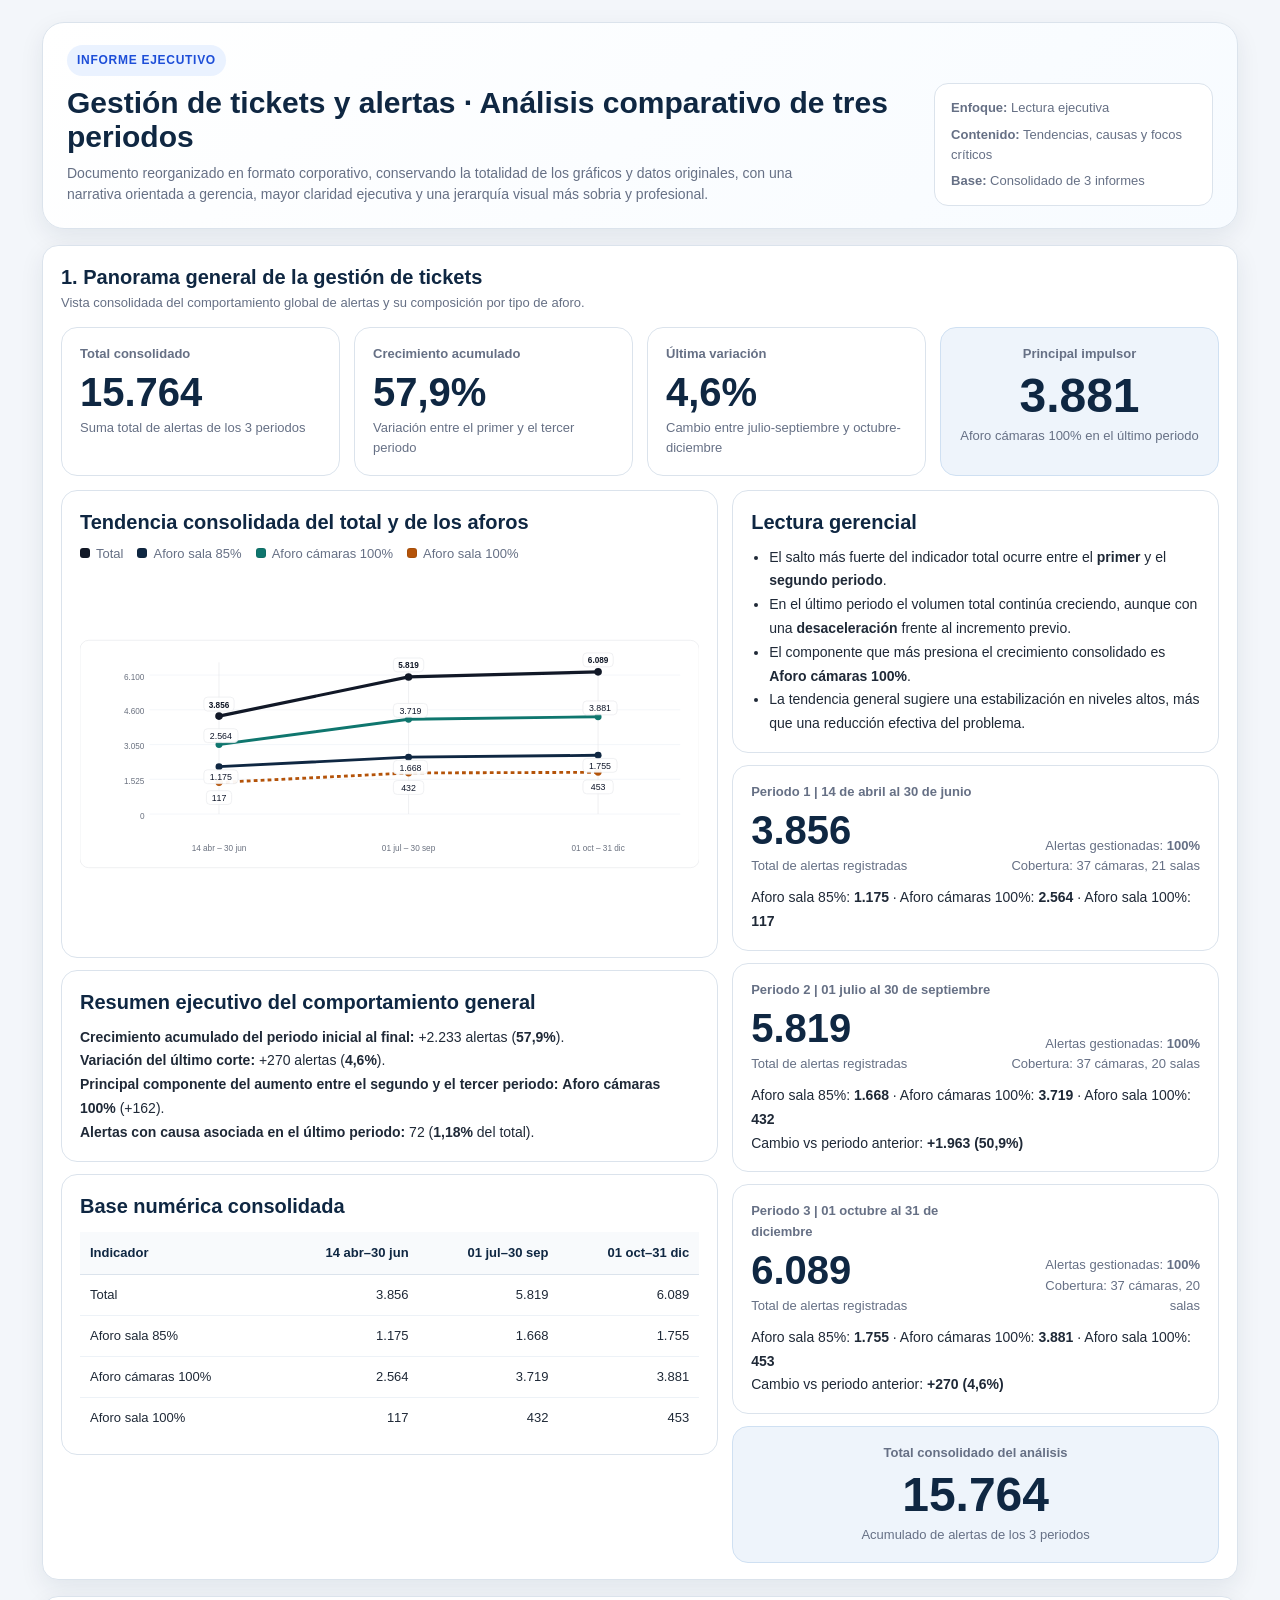
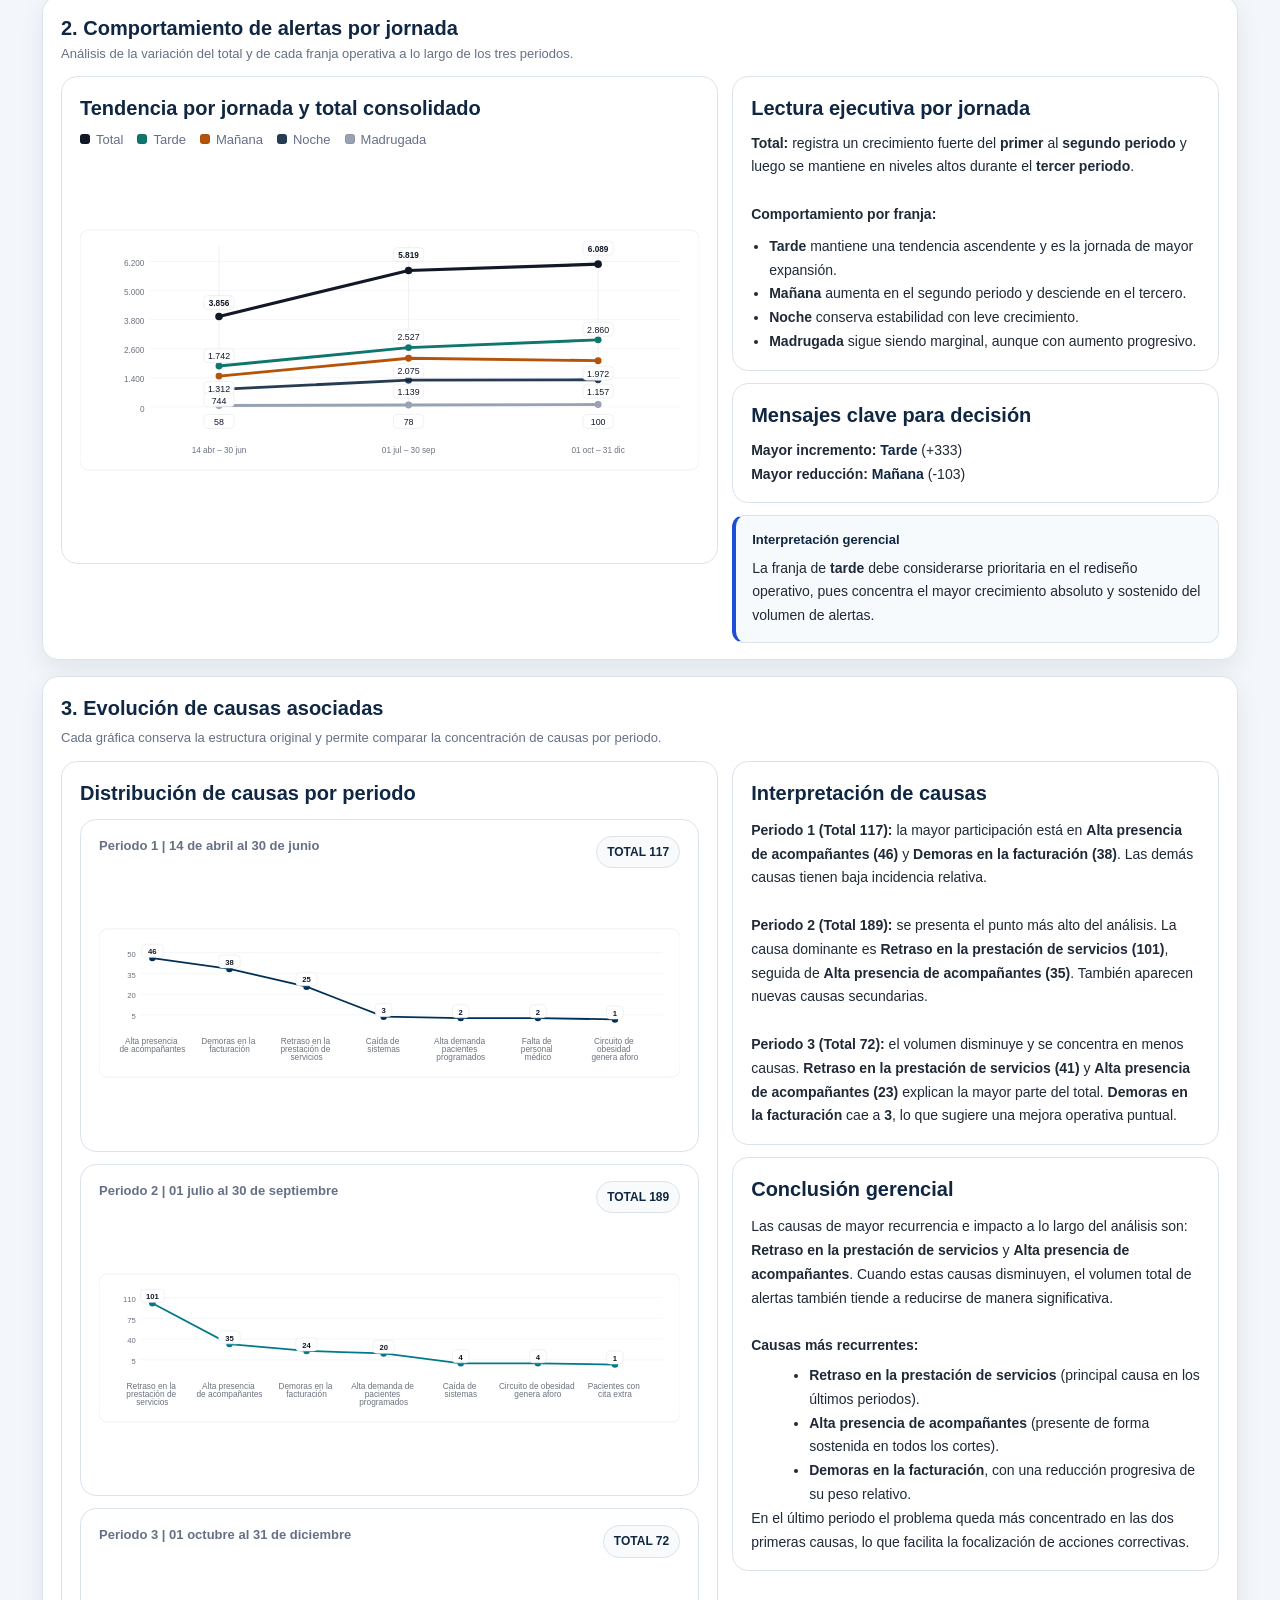
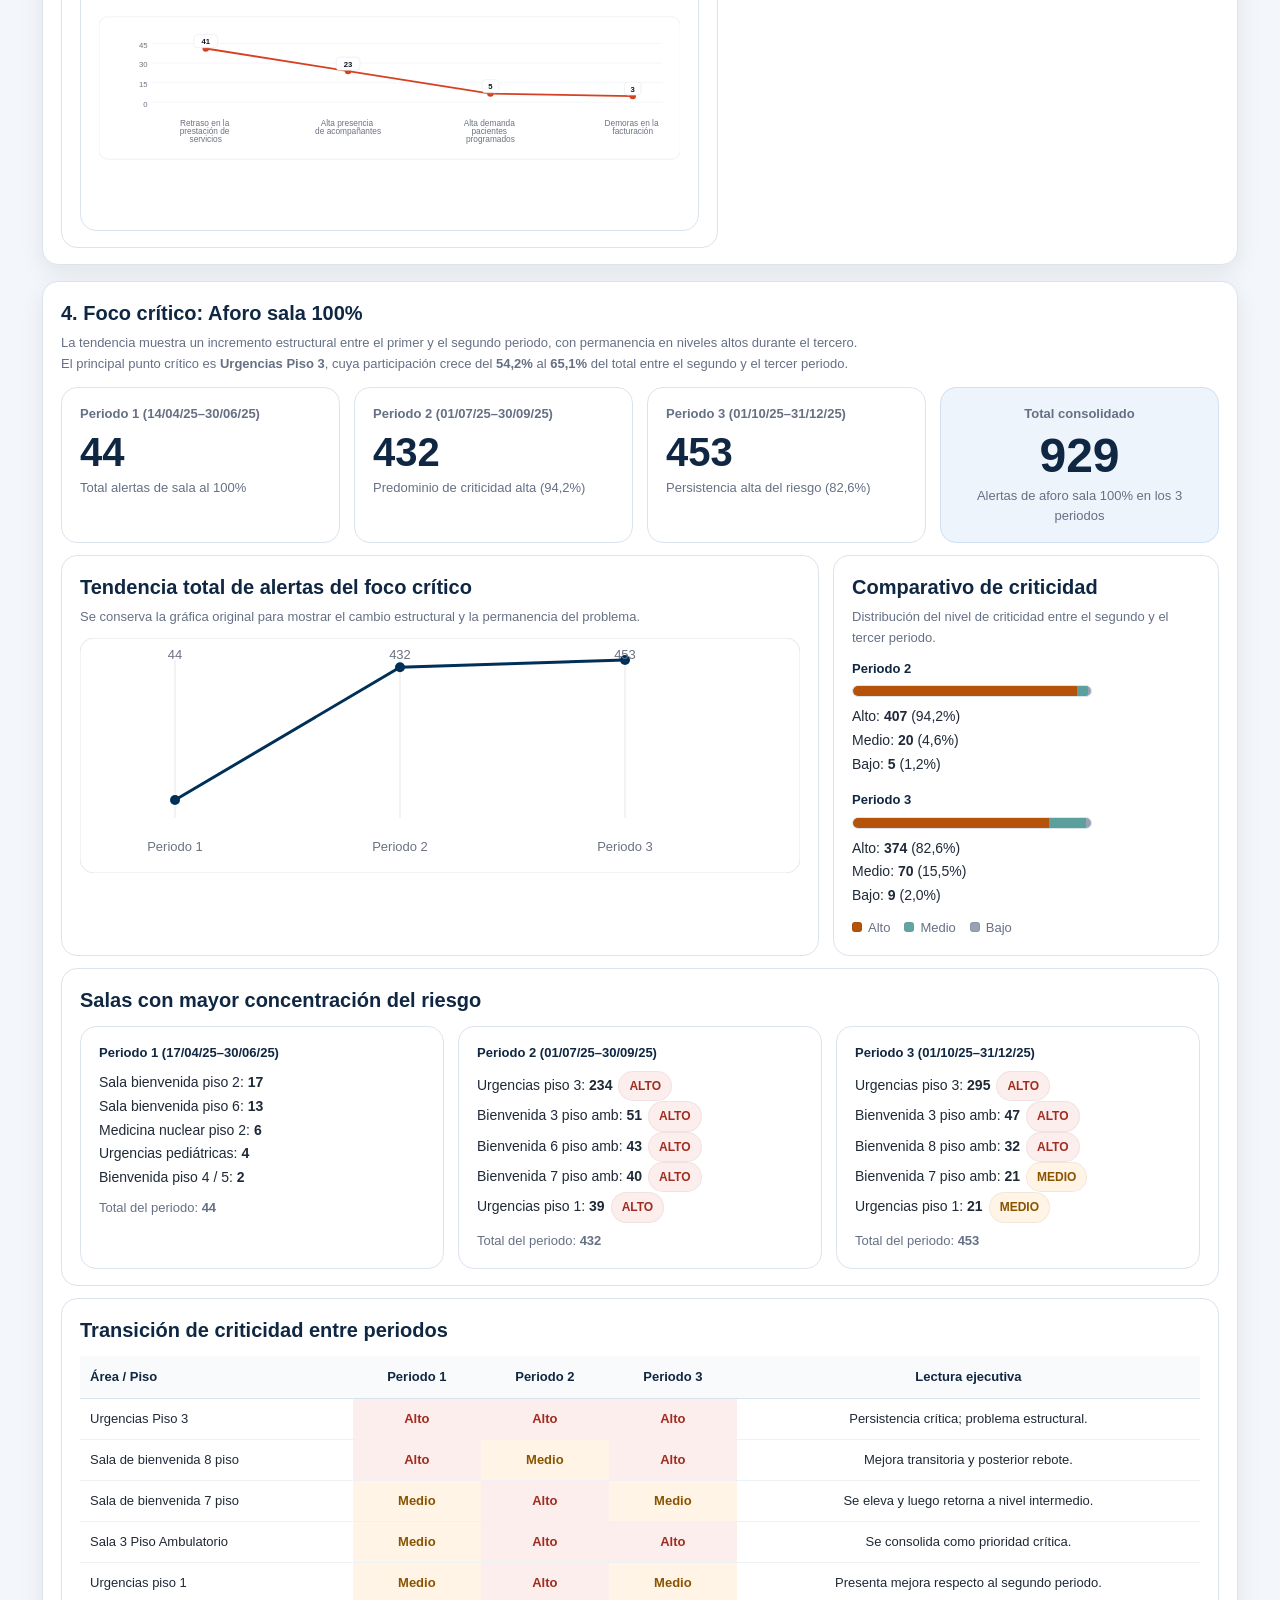
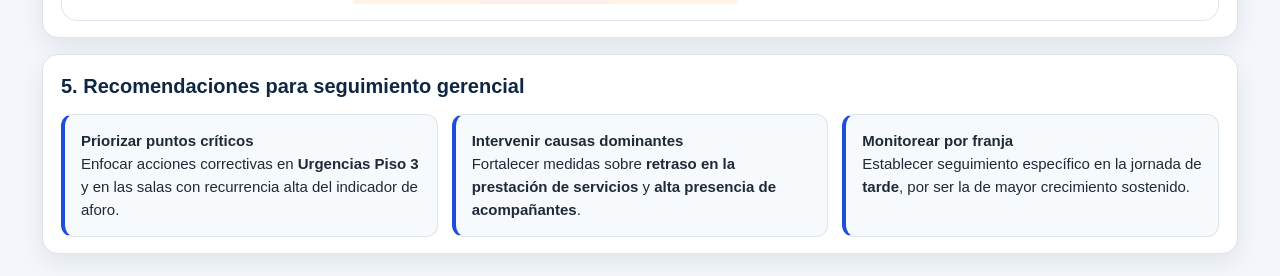
<file: index.html>
<!doctype html>
<html lang="es">
<head>
  <meta charset="utf-8" />
  <meta name="viewport" content="width=device-width, initial-scale=1" />
  <title>Informe Ejecutivo de Gestión de Tickets</title>

  <style>
    :root{
      --title:#0f2742;
      --bg:#f3f6fa;
      --text:#1f2937;
      --muted:#667085;
      --border:#dbe3ec;
      --surface:#f8fafc;
      --shadow:0 8px 24px rgba(15,39,66,.08);
      --r:16px;

      --p-navy:#0f2742;
      --p-teal:#0f766e;
      --p-orange:#b45309;
      --p-gray:#98a2b3;
      --p-lilac:#e9edf5;

      --accent:#1d4ed8;
      --accent-soft:#eaf2ff;

      --total-ink:#0f2742;
      --total-soft:#eef4fb;

      --alto-bg:#fdeeee; --alto-tx:#9f2d20;
      --med-bg:#fff4e5;  --med-tx:#8a5300;
      --bajo-bg:#eaf7f2; --bajo-tx:#17644f;

      --fs-base: 15px;
      --fs-small: 13px;
      --fs-note: 14px;
      --fs-lead: 15px;
      --fs-title: 30px;
      --fs-section: 20px;
      --fs-kpi: 40px;
      --fs-kpi-label: 13px;
      --fs-table: 13px;
      --fs-legend: 13px;

      --svg-text: 14px;
      --svg-text-muted: 13px;
      --svg-text-bold: 13px;
    }

    *{box-sizing:border-box}
    body{
      margin:0;
      font-family: Arial, Helvetica, sans-serif;
      background: var(--bg);
      color: var(--text);
      font-size: var(--fs-base);
      position: relative;
      min-height: 100vh;
      line-height:1.55;
    }

    .page{
      max-width: 1240px;
      margin: 0 auto;
      padding: 22px;
    }

    .page-header{
      display:flex;
      justify-content:space-between;
      align-items:flex-end;
      gap:18px;
      padding: 22px 24px;
      border:1px solid var(--border);
      border-radius: 22px;
      box-shadow: var(--shadow);
      background:linear-gradient(135deg,#ffffff 0%, #f7fbff 100%);
    }

    .header-kicker{
      display:inline-block;
      padding:6px 10px;
      border-radius:999px;
      background:var(--accent-soft);
      color:var(--accent);
      font-size:12px;
      font-weight:700;
      text-transform:uppercase;
      letter-spacing:.06em;
      margin-bottom:10px;
    }

    .h-title{
      margin:0;
      font-size: var(--fs-title);
      font-weight:800;
      color:var(--title);
      line-height:1.15;
    }

    .header-subtitle{
      margin-top:8px;
      color:var(--muted);
      max-width:760px;
      font-size:14px;
    }

    .header-box{
      min-width:220px;
      padding:14px 16px;
      border:1px solid var(--border);
      border-radius:14px;
      background:#fff;
      font-size:13px;
      color:var(--muted);
    }

    .section{ margin-top:16px; }
    .section-title{
      font-size: var(--fs-section);
      font-weight:800;
      color:var(--title);
      margin: 0 0 8px 0;
    }

    .section-desc{
      font-size:13px;
      color:var(--muted);
      margin:0;
    }

    .card{
      background:#fff;
      border:1px solid var(--border);
      border-radius:16px;
      padding:16px 18px;
      box-shadow: var(--shadow);
    }

    .grid-3{display:grid; grid-template-columns:repeat(3, 1fr); gap:14px;}
    .grid-2{display:grid; grid-template-columns: 1.4fr 1fr; gap:14px;}
    .grid-4{display:grid; grid-template-columns:repeat(4, 1fr); gap:14px;}

    @media (max-width: 1020px){
      .grid-4{grid-template-columns:repeat(2,1fr);}
      .grid-3{grid-template-columns:1fr;}
      .grid-2{grid-template-columns:1fr;}
      .chiprow{justify-content:flex-start;}
      .page-header{flex-direction:column; align-items:flex-start;}
    }

    .kpi{
      font-size: var(--fs-kpi);
      font-weight:800;
      color:var(--title);
      line-height:1;
      margin-top:8px;
    }
    .kpi-label{
      font-size: var(--fs-kpi-label);
      color:var(--muted);
      margin-top:6px;
    }

    .kpi-total{
      color: var(--total-ink) !important;
      font-size: 48px;
    }

    .total-box{
      background: var(--total-soft);
      border: 1px solid #cfe0f2;
      text-align: center;
    }

    .total-text, .total-inline{
      color: var(--total-ink);
      font-weight: 800;
    }

    .muted{color:var(--muted)}
    .note{font-size: var(--fs-note); color:var(--text); line-height:1.7;}
    .lead{font-size: var(--fs-lead); line-height:1.7;}

    .bar-wrap{
      height:12px;
      border-radius:999px;
      overflow:hidden;
      background:#eef2f6;
      border:1px solid var(--border);
      display:flex;
    }
    .bar-navy{background:var(--p-navy)}
    .bar-teal{background:var(--p-teal)}
    .bar-orange{background:var(--p-orange)}
    .bar-gray{background:var(--p-gray)}

    .legend{
      display:flex;
      gap:14px;
      flex-wrap:wrap;
      align-items:center;
      font-size: var(--fs-legend);
      color:var(--muted);
      margin-top:10px;
      line-height:1.6;
    }
    .dot{
      width:10px;height:10px;border-radius:3px;display:inline-block;
      border:1px solid rgba(0,0,0,.08); margin-right:6px;
    }

    table{
      width:100%;
      border-collapse:collapse;
      font-size: var(--fs-table);
      margin-top:10px;
    }
    thead th{
      text-align:left;
      padding:11px 10px;
      border-bottom:1px solid var(--border);
      background:var(--surface);
      color:var(--title);
      font-weight:800;
    }
    tbody td{
      padding:10px;
      border-bottom:1px solid #edf2f7;
    }
    tbody tr:last-child td{border-bottom:0;}
    .num{text-align:right;}
    .center{text-align:center;}

    .pill{
      display:inline-block;
      padding:4px 10px;
      border-radius:999px;
      font-weight:800;
      font-size:12px;
      margin-left:6px;
      border:1px solid rgba(0,0,0,.05);
    }
    .pill.alto{ background:var(--alto-bg); color:var(--alto-tx); }
    .pill.med{ background:var(--med-bg); color:var(--med-tx); }
    .pill.bajo{ background:var(--bajo-bg); color:var(--bajo-tx); }

    .cell-alto{ background:var(--alto-bg); color:var(--alto-tx); font-weight:800; }
    .cell-med{ background:var(--med-bg); color:var(--med-tx); font-weight:800; }
    .cell-bajo{ background:var(--bajo-bg); color:var(--bajo-tx); font-weight:800; }

    .row{display:flex; justify-content:space-between; gap:12px; align-items:flex-end;}
    .small{font-size: var(--fs-small);}
    .tight{margin:0;}
    .panel-sub{font-size: var(--fs-small); color:var(--muted); margin-top:4px; line-height:1.6;}
    .badge{
      font-size: 12px;
      padding:6px 10px;
      border-radius:999px;
      border:1px solid var(--border);
      background:var(--surface);
      white-space:nowrap;
      color:var(--title);
    }
    .wrap{flex-wrap:wrap}

    .card, .page-header{backdrop-filter: blur(2px);}

    svg text, svg tspan{ font-size: var(--svg-text) !important; }
    svg text[fill="#6b7280"], svg tspan[fill="#6b7280"]{ font-size: var(--svg-text-muted) !important; }
    svg text[font-weight="800"]{ font-size: var(--svg-text-bold) !important; }
    svg text{ dominant-baseline: middle; }
    svg rect[height="18"]{ height: 22px !important; }
    ul{ line-height: 1.7; }

    .executive-box{
      padding:14px 16px;
      background:#f7fafc;
      border:1px solid var(--border);
      border-left:4px solid var(--accent);
      border-radius:12px;
    }
  </style>
</head>

<body>
  <div class="page">

    <div class="page-header">
      <div>
        <div class="header-kicker">Informe ejecutivo</div>
        <h1 class="h-title">Gestión de tickets y alertas · Análisis comparativo de tres periodos</h1>
        <div class="header-subtitle">
          Documento reorganizado en formato corporativo, conservando la totalidad de los gráficos y datos originales,
          con una narrativa orientada a gerencia, mayor claridad ejecutiva y una jerarquía visual más sobria y profesional.
        </div>
      </div>
      <div class="header-box">
        <div><b>Enfoque:</b> Lectura ejecutiva</div>
        <div style="margin-top:6px;"><b>Contenido:</b> Tendencias, causas y focos críticos</div>
        <div style="margin-top:6px;"><b>Base:</b> Consolidado de 3 informes</div>
      </div>
    </div>

    <!-- PANEL 1 -->
    <section class="section">
      <div class="card">
        <div class="row wrap">
          <div>
            <div class="section-title tight">1. Panorama general de la gestión de tickets</div>
            <p class="section-desc">Vista consolidada del comportamiento global de alertas y su composición por tipo de aforo.</p>
          </div>
        </div>

        <div class="grid-4" style="margin-top:14px;">
          <div class="card" style="box-shadow:none;">
            <div class="small muted"><b>Total consolidado</b></div>
            <div class="kpi">15.764</div>
            <div class="kpi-label">Suma total de alertas de los 3 periodos</div>
          </div>
          <div class="card" style="box-shadow:none;">
            <div class="small muted"><b>Crecimiento acumulado</b></div>
            <div class="kpi">57,9%</div>
            <div class="kpi-label">Variación entre el primer y el tercer periodo</div>
          </div>
          <div class="card" style="box-shadow:none;">
            <div class="small muted"><b>Última variación</b></div>
            <div class="kpi">4,6%</div>
            <div class="kpi-label">Cambio entre julio-septiembre y octubre-diciembre</div>
          </div>
          <div class="card total-box" style="box-shadow:none;">
            <div class="small muted"><b>Principal impulsor</b></div>
            <div class="kpi kpi-total">3.881</div>
            <div class="kpi-label">Aforo cámaras 100% en el último periodo</div>
          </div>
        </div>

        <div class="grid-2" style="margin-top:14px; grid-template-columns: 1.35fr 1fr;">
          <div>
            <div class="card" style="box-shadow:none;">
              <div class="section-title tight">Tendencia consolidada del total y de los aforos</div>

              <div class="legend" style="margin-top:6px;">
                <span><span class="dot" style="background:#111827;"></span>Total</span>
                <span><span class="dot" style="background:var(--p-navy);"></span>Aforo sala 85%</span>
                <span><span class="dot" style="background:var(--p-teal);"></span>Aforo cámaras 100%</span>
                <span><span class="dot" style="background:var(--p-orange);"></span>Aforo sala 100%</span>
              </div>

              <svg width="980" height="360" viewBox="0 0 980 360" style="margin-top:10px; max-width:100%;">
                <rect x="0" y="0" width="980" height="360" rx="14" fill="#ffffff" stroke="#e5e7eb"></rect>

                <line x1="110" y1="55"  x2="950" y2="55"  stroke="#eef2f7"></line>
                <line x1="110" y1="110" x2="950" y2="110" stroke="#eef2f7"></line>
                <line x1="110" y1="165" x2="950" y2="165" stroke="#eef2f7"></line>
                <line x1="110" y1="220" x2="950" y2="220" stroke="#eef2f7"></line>
                <line x1="110" y1="275" x2="950" y2="275" stroke="#eef2f7"></line>

                <line x1="220" y1="35" x2="220" y2="275" stroke="#e5e7eb"></line>
                <line x1="520" y1="35" x2="520" y2="275" stroke="#e5e7eb"></line>
                <line x1="820" y1="35" x2="820" y2="275" stroke="#e5e7eb"></line>

                <text x="102" y="59"  font-size="11" fill="#6b7280" text-anchor="end">6.100</text>
                <text x="102" y="114" font-size="11" fill="#6b7280" text-anchor="end">4.600</text>
                <text x="102" y="169" font-size="11" fill="#6b7280" text-anchor="end">3.050</text>
                <text x="102" y="224" font-size="11" fill="#6b7280" text-anchor="end">1.525</text>
                <text x="102" y="279" font-size="11" fill="#6b7280" text-anchor="end">0</text>

                <polyline points="220,120.0 520,58.0 820,50.0" fill="none" stroke="#111827" stroke-width="5"></polyline>
                <circle cx="220" cy="120.0" r="6" fill="#111827"></circle>
                <circle cx="520" cy="58.0" r="6" fill="#111827"></circle>
                <circle cx="820" cy="50.0" r="6" fill="#111827"></circle>

                <polyline points="220,200.0 520,185.0 820,182.0" fill="none" stroke="var(--p-navy)" stroke-width="4.5"></polyline>
                <circle cx="220" cy="200.0" r="5.5" fill="var(--p-navy)"></circle>
                <circle cx="520" cy="185.0" r="5.5" fill="var(--p-navy)"></circle>
                <circle cx="820" cy="182.0" r="5.5" fill="var(--p-navy)"></circle>

                <polyline points="220,165.0 520,125.0 820,121.0" fill="none" stroke="var(--p-teal)" stroke-width="4.5"></polyline>
                <circle cx="220" cy="165.0" r="5.5" fill="var(--p-teal)"></circle>
                <circle cx="520" cy="125.0" r="5.5" fill="var(--p-teal)"></circle>
                <circle cx="820" cy="121.0" r="5.5" fill="var(--p-teal)"></circle>

                <polyline points="220,225.0 520,210.0 820,209.0" fill="none" stroke="var(--p-orange)" stroke-width="4.5" stroke-dasharray="6 5"></polyline>
                <circle cx="220" cy="225.0" r="5.5" fill="var(--p-orange)"></circle>
                <circle cx="520" cy="210.0" r="5.5" fill="var(--p-orange)"></circle>
                <circle cx="820" cy="209.0" r="5.5" fill="var(--p-orange)"></circle>

                <rect x="196" y="90" width="48" height="18" rx="6" fill="#fff" opacity="0.95" stroke="#e5e7eb"></rect>
                <text x="220" y="103" font-size="11" fill="#111827" text-anchor="middle" font-weight="800">3.856</text>
                <rect x="496" y="28" width="48" height="18" rx="6" fill="#fff" opacity="0.95" stroke="#e5e7eb"></rect>
                <text x="520" y="41" font-size="11" fill="#111827" text-anchor="middle" font-weight="800">5.819</text>
                <rect x="796" y="20" width="48" height="18" rx="6" fill="#fff" opacity="0.95" stroke="#e5e7eb"></rect>
                <text x="820" y="33" font-size="11" fill="#111827" text-anchor="middle" font-weight="800">6.089</text>

                <rect x="196" y="140" width="54" height="18" rx="6" fill="#fff" opacity="0.95" stroke="#e5e7eb"></rect>
                <text x="223" y="153" font-size="11" fill="#0f172a" text-anchor="middle">2.564</text>
                <rect x="496" y="100" width="54" height="18" rx="6" fill="#fff" opacity="0.95" stroke="#e5e7eb"></rect>
                <text x="523" y="113" font-size="11" fill="#0f172a" text-anchor="middle">3.719</text>
                <rect x="796" y="96" width="54" height="18" rx="6" fill="#fff" opacity="0.95" stroke="#e5e7eb"></rect>
                <text x="823" y="109" font-size="11" fill="#0f172a" text-anchor="middle">3.881</text>

                <rect x="196" y="205" width="54" height="18" rx="6" fill="#fff" opacity="0.95" stroke="#e5e7eb"></rect>
                <text x="223" y="218" font-size="11" fill="#0f172a" text-anchor="middle">1.175</text>
                <rect x="496" y="190" width="54" height="18" rx="6" fill="#fff" opacity="0.95" stroke="#e5e7eb"></rect>
                <text x="523" y="203" font-size="11" fill="#0f172a" text-anchor="middle">1.668</text>
                <rect x="796" y="187" width="54" height="18" rx="6" fill="#fff" opacity="0.95" stroke="#e5e7eb"></rect>
                <text x="823" y="200" font-size="11" fill="#0f172a" text-anchor="middle">1.755</text>

                <rect x="200" y="238" width="40" height="18" rx="6" fill="#fff" opacity="0.95" stroke="#e5e7eb"></rect>
                <text x="220" y="251" font-size="11" fill="#0f172a" text-anchor="middle">117</text>
                <rect x="496" y="222" width="48" height="18" rx="6" fill="#fff" opacity="0.95" stroke="#e5e7eb"></rect>
                <text x="520" y="235" font-size="11" fill="#0f172a" text-anchor="middle">432</text>
                <rect x="796" y="221" width="48" height="18" rx="6" fill="#fff" opacity="0.95" stroke="#e5e7eb"></rect>
                <text x="820" y="234" font-size="11" fill="#0f172a" text-anchor="middle">453</text>

                <text x="220" y="330" font-size="12" fill="#6b7280" text-anchor="middle">14 abr – 30 jun</text>
                <text x="520" y="330" font-size="12" fill="#6b7280" text-anchor="middle">01 jul – 30 sep</text>
                <text x="820" y="330" font-size="12" fill="#6b7280" text-anchor="middle">01 oct – 31 dic</text>
              </svg>
            </div>

            <div class="card" style="margin-top:12px; box-shadow:none;">
              <div class="section-title tight">Resumen ejecutivo del comportamiento general</div>
              <div class="note" style="margin-top:8px;">
                <b>Crecimiento acumulado del periodo inicial al final:</b> +2.233 alertas (<b>57,9%</b>).<br/>
                <b>Variación del último corte:</b> +270 alertas (<b>4,6%</b>).<br/>
                <b>Principal componente del aumento entre el segundo y el tercer periodo:</b> <b>Aforo cámaras 100%</b> (+162).<br/>
                <b>Alertas con causa asociada en el último periodo:</b> 72 (<b>1,18%</b> del total).
              </div>
            </div>

            <div class="card" style="margin-top:12px; box-shadow:none;">
              <div class="section-title tight">Base numérica consolidada</div>
              <table>
                <thead>
                  <tr>
                    <th>Indicador</th>
                    <th class="num">14 abr–30 jun</th>
                    <th class="num">01 jul–30 sep</th>
                    <th class="num">01 oct–31 dic</th>
                  </tr>
                </thead>
                <tbody>
                  <tr>
                    <td>Total</td>
                    <td class="num">3.856</td>
                    <td class="num">5.819</td>
                    <td class="num">6.089</td>
                  </tr>
                  <tr>
                    <td>Aforo sala 85%</td>
                    <td class="num">1.175</td>
                    <td class="num">1.668</td>
                    <td class="num">1.755</td>
                  </tr>
                  <tr>
                    <td>Aforo cámaras 100%</td>
                    <td class="num">2.564</td>
                    <td class="num">3.719</td>
                    <td class="num">3.881</td>
                  </tr>
                  <tr>
                    <td>Aforo sala 100%</td>
                    <td class="num">117</td>
                    <td class="num">432</td>
                    <td class="num">453</td>
                  </tr>
                </tbody>
              </table>
            </div>
          </div>

          <div>
            <div class="card" style="box-shadow:none;">
              <div class="section-title tight">Lectura gerencial</div>
              <div class="note" style="margin-top:8px;">
                <ul style="margin:0 0 0 18px; padding:0;">
                  <li>El salto más fuerte del indicador total ocurre entre el <b>primer</b> y el <b>segundo periodo</b>.</li>
                  <li>En el último periodo el volumen total continúa creciendo, aunque con una <b>desaceleración</b> frente al incremento previo.</li>
                  <li>El componente que más presiona el crecimiento consolidado es <b>Aforo cámaras 100%</b>.</li>
                  <li>La tendencia general sugiere una estabilización en niveles altos, más que una reducción efectiva del problema.</li>
                </ul>
              </div>
            </div>

            <div class="grid-3" style="margin-top:12px; grid-template-columns: 1fr; gap:12px;">
              <div class="card" style="box-shadow:none;">
                <div class="row">
                  <div>
                    <div class="small muted"><b>Periodo 1 | 14 de abril al 30 de junio</b></div>
                    <div class="kpi">3.856</div>
                    <div class="kpi-label">Total de alertas registradas</div>
                  </div>
                  <div class="small muted" style="text-align:right;">
                    Alertas gestionadas: <b>100%</b><br/>
                    Cobertura: 37 cámaras, 21 salas
                  </div>
                </div>
                <div class="note" style="margin-top:10px;">
                  Aforo sala 85%: <b>1.175</b> · Aforo cámaras 100%: <b>2.564</b> · Aforo sala 100%: <b>117</b>
                </div>
              </div>

              <div class="card" style="box-shadow:none;">
                <div class="row">
                  <div>
                    <div class="small muted"><b>Periodo 2 | 01 julio al 30 de septiembre</b></div>
                    <div class="kpi">5.819</div>
                    <div class="kpi-label">Total de alertas registradas</div>
                  </div>
                  <div class="small muted" style="text-align:right;">
                    Alertas gestionadas: <b>100%</b><br/>
                    Cobertura: 37 cámaras, 20 salas
                  </div>
                </div>
                <div class="note" style="margin-top:10px;">
                  Aforo sala 85%: <b>1.668</b> · Aforo cámaras 100%: <b>3.719</b> · Aforo sala 100%: <b>432</b><br/>
                  Cambio vs periodo anterior: <b>+1.963 (50,9%)</b>
                </div>
              </div>

              <div class="card" style="box-shadow:none;">
                <div class="row">
                  <div>
                    <div class="small muted"><b>Periodo 3 | 01 octubre al 31 de diciembre</b></div>
                    <div class="kpi">6.089</div>
                    <div class="kpi-label">Total de alertas registradas</div>
                  </div>
                  <div class="small muted" style="text-align:right;">
                    Alertas gestionadas: <b>100%</b><br/>
                    Cobertura: 37 cámaras, 20 salas
                  </div>
                </div>
                <div class="note" style="margin-top:10px;">
                  Aforo sala 85%: <b>1.755</b> · Aforo cámaras 100%: <b>3.881</b> · Aforo sala 100%: <b>453</b><br/>
                  Cambio vs periodo anterior: <b>+270 (4,6%)</b>
                </div>
              </div>

              <div class="card total-box" style="box-shadow:none;">
                <div class="small muted"><b>Total consolidado del análisis</b></div>
                <div class="kpi kpi-total">15.764</div>
                <div class="kpi-label">Acumulado de alertas de los 3 periodos</div>
              </div>
            </div>
          </div>
        </div>
      </div>
    </section>

    <!-- PANEL 2 -->
    <section class="section">
      <div class="card">
        <div class="row wrap">
          <div>
            <div class="section-title tight">2. Comportamiento de alertas por jornada</div>
            <p class="section-desc">Análisis de la variación del total y de cada franja operativa a lo largo de los tres periodos.</p>
          </div>
        </div>

        <div class="grid-2" style="margin-top:12px; grid-template-columns: 1.35fr 1fr; align-items:start;">
          <div>
            <div class="card" style="box-shadow:none;">
              <div class="section-title tight">Tendencia por jornada y total consolidado</div>

              <div class="legend" style="margin-top:6px;">
                <span><span class="dot" style="background:#111827;"></span>Total</span>
                <span><span class="dot" style="background:var(--p-teal);"></span>Tarde</span>
                <span><span class="dot" style="background:var(--p-orange);"></span>Mañana</span>
                <span><span class="dot" style="background:var(--p-navy); opacity:.9;"></span>Noche</span>
                <span><span class="dot" style="background:var(--p-gray);"></span>Madrugada</span>
              </div>

              <svg width="980" height="380" viewBox="0 0 980 380" style="margin-top:10px; max-width:100%;">
                <rect x="0" y="0" width="980" height="380" rx="14" fill="#ffffff" stroke="#e5e7eb"></rect>

                <line x1="110" y1="50"  x2="950" y2="50"  stroke="#eef2f7"></line>
                <line x1="110" y1="96"  x2="950" y2="96"  stroke="#eef2f7"></line>
                <line x1="110" y1="142" x2="950" y2="142" stroke="#eef2f7"></line>
                <line x1="110" y1="188" x2="950" y2="188" stroke="#eef2f7"></line>
                <line x1="110" y1="234" x2="950" y2="234" stroke="#eef2f7"></line>
                <line x1="110" y1="280" x2="950" y2="280" stroke="#eef2f7"></line>

                <text x="102" y="54"  font-size="11" fill="#6b7280" text-anchor="end">6.200</text>
                <text x="102" y="100" font-size="11" fill="#6b7280" text-anchor="end">5.000</text>
                <text x="102" y="146" font-size="11" fill="#6b7280" text-anchor="end">3.800</text>
                <text x="102" y="192" font-size="11" fill="#6b7280" text-anchor="end">2.600</text>
                <text x="102" y="238" font-size="11" fill="#6b7280" text-anchor="end">1.400</text>
                <text x="102" y="284" font-size="11" fill="#6b7280" text-anchor="end">0</text>

                <line x1="220" y1="25" x2="220" y2="280" stroke="#e5e7eb"></line>
                <line x1="520" y1="25" x2="520" y2="280" stroke="#e5e7eb"></line>
                <line x1="820" y1="25" x2="820" y2="280" stroke="#e5e7eb"></line>

                <polyline points="220,136.92 520,64.12 820,54.11" fill="none" stroke="#111827" stroke-width="5"></polyline>
                <circle cx="220" cy="136.92" r="6" fill="#111827"></circle>
                <circle cx="520" cy="64.12" r="6" fill="#111827"></circle>
                <circle cx="820" cy="54.11" r="6" fill="#111827"></circle>

                <polyline points="220,215.38 520,186.24 820,173.94" fill="none" stroke="var(--p-teal)" stroke-width="4.5"></polyline>
                <circle cx="220" cy="215.38" r="5.5" fill="var(--p-teal)"></circle>
                <circle cx="520" cy="186.24" r="5.5" fill="var(--p-teal)"></circle>
                <circle cx="820" cy="173.94" r="5.5" fill="var(--p-teal)"></circle>

                <polyline points="220,231.34 520,203.05 820,206.87" fill="none" stroke="var(--p-orange)" stroke-width="4.5"></polyline>
                <circle cx="220" cy="231.34" r="5.5" fill="var(--p-orange)"></circle>
                <circle cx="520" cy="203.05" r="5.5" fill="var(--p-orange)"></circle>
                <circle cx="820" cy="206.87" r="5.5" fill="var(--p-orange)"></circle>

                <polyline points="220,252.39 520,237.75 820,237.08" fill="none" stroke="var(--p-navy)" stroke-width="4.5" opacity="0.9"></polyline>
                <circle cx="220" cy="252.39" r="5.5" fill="var(--p-navy)" opacity="0.9"></circle>
                <circle cx="520" cy="237.75" r="5.5" fill="var(--p-navy)" opacity="0.9"></circle>
                <circle cx="820" cy="237.08" r="5.5" fill="var(--p-navy)" opacity="0.9"></circle>

                <polyline points="220,277.85 520,277.11 820,276.29" fill="none" stroke="var(--p-gray)" stroke-width="4.5"></polyline>
                <circle cx="220" cy="277.85" r="5.5" fill="var(--p-gray)"></circle>
                <circle cx="520" cy="277.11" r="5.5" fill="var(--p-gray)"></circle>
                <circle cx="820" cy="276.29" r="5.5" fill="var(--p-gray)"></circle>

                <rect x="196" y="104" width="48" height="18" rx="6" fill="#fff" opacity="0.95" stroke="#e5e7eb"></rect>
                <text x="220" y="117" font-size="11" fill="#111827" text-anchor="middle" font-weight="800">3.856</text>
                <rect x="496" y="28" width="48" height="18" rx="6" fill="#fff" opacity="0.95" stroke="#e5e7eb"></rect>
                <text x="520" y="41" font-size="11" fill="#111827" text-anchor="middle" font-weight="800">5.819</text>
                <rect x="796" y="18" width="48" height="18" rx="6" fill="#fff" opacity="0.95" stroke="#e5e7eb"></rect>
                <text x="820" y="31" font-size="11" fill="#111827" text-anchor="middle" font-weight="800">6.089</text>

                <rect x="196" y="188" width="48" height="18" rx="6" fill="#fff" opacity="0.95" stroke="#e5e7eb"></rect>
                <text x="220" y="201" font-size="11" fill="#0f172a" text-anchor="middle">1.742</text>
                <rect x="496" y="158" width="48" height="18" rx="6" fill="#fff" opacity="0.95" stroke="#e5e7eb"></rect>
                <text x="520" y="171" font-size="11" fill="#0f172a" text-anchor="middle">2.527</text>
                <rect x="796" y="146" width="48" height="18" rx="6" fill="#fff" opacity="0.95" stroke="#e5e7eb"></rect>
                <text x="820" y="159" font-size="11" fill="#0f172a" text-anchor="middle">2.860</text>

                <rect x="196" y="240" width="48" height="18" rx="6" fill="#fff" opacity="0.95" stroke="#e5e7eb"></rect>
                <text x="220" y="253" font-size="11" fill="#0f172a" text-anchor="middle">1.312</text>
                <rect x="496" y="212" width="48" height="18" rx="6" fill="#fff" opacity="0.95" stroke="#e5e7eb"></rect>
                <text x="520" y="225" font-size="11" fill="#0f172a" text-anchor="middle">2.075</text>
                <rect x="796" y="216" width="48" height="18" rx="6" fill="#fff" opacity="0.95" stroke="#e5e7eb"></rect>
                <text x="820" y="229" font-size="11" fill="#0f172a" text-anchor="middle">1.972</text>

                <rect x="196" y="258" width="48" height="18" rx="6" fill="#fff" opacity="0.95" stroke="#e5e7eb"></rect>
                <text x="220" y="271" font-size="11" fill="#0f172a" text-anchor="middle">744</text>
                <rect x="496" y="244" width="48" height="18" rx="6" fill="#fff" opacity="0.95" stroke="#e5e7eb"></rect>
                <text x="520" y="257" font-size="11" fill="#0f172a" text-anchor="middle">1.139</text>
                <rect x="796" y="244" width="48" height="18" rx="6" fill="#fff" opacity="0.95" stroke="#e5e7eb"></rect>
                <text x="820" y="257" font-size="11" fill="#0f172a" text-anchor="middle">1.157</text>

                <rect x="196" y="292" width="48" height="18" rx="6" fill="#fff" opacity="0.95" stroke="#e5e7eb"></rect>
                <text x="220" y="305" font-size="11" fill="#0f172a" text-anchor="middle">58</text>
                <rect x="496" y="292" width="48" height="18" rx="6" fill="#fff" opacity="0.95" stroke="#e5e7eb"></rect>
                <text x="520" y="305" font-size="11" fill="#0f172a" text-anchor="middle">78</text>
                <rect x="796" y="292" width="48" height="18" rx="6" fill="#fff" opacity="0.95" stroke="#e5e7eb"></rect>
                <text x="820" y="305" font-size="11" fill="#0f172a" text-anchor="middle">100</text>

                <text x="220" y="350" font-size="12" fill="#6b7280" text-anchor="middle">14 abr – 30 jun</text>
                <text x="520" y="350" font-size="12" fill="#6b7280" text-anchor="middle">01 jul – 30 sep</text>
                <text x="820" y="350" font-size="12" fill="#6b7280" text-anchor="middle">01 oct – 31 dic</text>
              </svg>
            </div>
          </div>

          <div>
            <div class="card" style="box-shadow:none;">
              <div class="section-title tight">Lectura ejecutiva por jornada</div>
              <div class="note" style="margin-top:8px;">
                <b>Total:</b> registra un crecimiento fuerte del <b>primer</b> al <b>segundo periodo</b> y luego se mantiene en niveles altos durante el <b>tercer periodo</b>.<br/><br/>
                <b>Comportamiento por franja:</b>
                <ul style="margin:8px 0 0 18px; padding:0;">
                  <li><b>Tarde</b> mantiene una tendencia ascendente y es la jornada de mayor expansión.</li>
                  <li><b>Mañana</b> aumenta en el segundo periodo y desciende en el tercero.</li>
                  <li><b>Noche</b> conserva estabilidad con leve crecimiento.</li>
                  <li><b>Madrugada</b> sigue siendo marginal, aunque con aumento progresivo.</li>
                </ul>
              </div>
            </div>

            <div class="card" style="margin-top:12px; box-shadow:none;">
              <div class="section-title tight">Mensajes clave para decisión</div>
              <div class="note" style="margin-top:8px;">
                <b>Mayor incremento:</b> <span style="color:var(--title); font-weight:800;">Tarde</span> (+333)<br/>
                <b>Mayor reducción:</b> <span style="color:var(--title); font-weight:800;">Mañana</span> (-103)
              </div>
            </div>

            <div class="executive-box" style="margin-top:12px;">
              <div class="small" style="font-weight:800; color:var(--title);">Interpretación gerencial</div>
              <div class="note" style="margin-top:6px;">
                La franja de <b>tarde</b> debe considerarse prioritaria en el rediseño operativo, pues concentra el mayor crecimiento absoluto y sostenido del volumen de alertas.
              </div>
            </div>
          </div>
        </div>
      </div>
    </section>

    <!-- PANEL 3 -->
    <section class="section">
      <div class="card">
        <div class="row wrap">
          <div>
            <div class="section-title tight">3. Evolución de causas asociadas</div>
            <div class="panel-sub">Cada gráfica conserva la estructura original y permite comparar la concentración de causas por periodo.</div>
          </div>
        </div>

        <div class="grid-2" style="margin-top:12px; grid-template-columns: 1.35fr 1fr;">
          <div class="card" style="box-shadow:none;">
            <div class="section-title tight">Distribución de causas por periodo</div>

            <div class="card" style="margin-top:10px; box-shadow:none;">
              <div class="row wrap" style="align-items:flex-start;">
                <div class="small muted"><b>Periodo 1 | 14 de abril al 30 de junio</b></div>
                <div class="badge"><b>TOTAL 117</b></div>
              </div>

              <svg width="980" height="250" viewBox="0 0 980 250" style="margin-top:10px; max-width:100%;">
                <rect x="0" y="0" width="980" height="250" rx="14" fill="#ffffff" stroke="#e5e7eb"></rect>
                <line x1="70" y1="40"  x2="950" y2="40"  stroke="#eef2f7"></line>
                <line x1="70" y1="75"  x2="950" y2="75"  stroke="#eef2f7"></line>
                <line x1="70" y1="110" x2="950" y2="110" stroke="#eef2f7"></line>
                <line x1="70" y1="145" x2="950" y2="145" stroke="#eef2f7"></line>

                <text x="62" y="44"  font-size="11" fill="#6b7280" text-anchor="end">50</text>
                <text x="62" y="79"  font-size="11" fill="#6b7280" text-anchor="end">35</text>
                <text x="62" y="114" font-size="11" fill="#6b7280" text-anchor="end">20</text>
                <text x="62" y="149" font-size="11" fill="#6b7280" text-anchor="end">5</text>

                <polyline points="90,49.2 220,67.6 350,97.5 480,148.1 610,150.4 740,150.4 870,152.7" fill="none" stroke="#003057" stroke-width="3"></polyline>

                <circle cx="90" cy="49.2" r="5.5" fill="#003057"></circle>
                <circle cx="220" cy="67.6" r="5.5" fill="#003057"></circle>
                <circle cx="350" cy="97.5" r="5.5" fill="#003057"></circle>
                <circle cx="480" cy="148.1" r="5.5" fill="#003057"></circle>
                <circle cx="610" cy="150.4" r="5.5" fill="#003057"></circle>
                <circle cx="740" cy="150.4" r="5.5" fill="#003057"></circle>
                <circle cx="870" cy="152.7" r="5.5" fill="#003057"></circle>

                <g>
                  <rect x="72" y="26" width="36" height="18" rx="6" fill="#fff" stroke="#e5e7eb"></rect>
                  <text x="90" y="39" font-size="11" fill="#111827" text-anchor="middle" font-weight="800">46</text>

                  <rect x="202" y="44" width="36" height="18" rx="6" fill="#fff" stroke="#e5e7eb"></rect>
                  <text x="220" y="57" font-size="11" fill="#111827" text-anchor="middle" font-weight="800">38</text>

                  <rect x="332" y="74" width="36" height="18" rx="6" fill="#fff" stroke="#e5e7eb"></rect>
                  <text x="350" y="87" font-size="11" fill="#111827" text-anchor="middle" font-weight="800">25</text>

                  <rect x="466" y="126" width="28" height="18" rx="6" fill="#fff" stroke="#e5e7eb"></rect>
                  <text x="480" y="139" font-size="11" fill="#111827" text-anchor="middle" font-weight="800">3</text>

                  <rect x="596" y="128" width="28" height="18" rx="6" fill="#fff" stroke="#e5e7eb"></rect>
                  <text x="610" y="141" font-size="11" fill="#111827" text-anchor="middle" font-weight="800">2</text>

                  <rect x="726" y="128" width="28" height="18" rx="6" fill="#fff" stroke="#e5e7eb"></rect>
                  <text x="740" y="141" font-size="11" fill="#111827" text-anchor="middle" font-weight="800">2</text>

                  <rect x="856" y="130" width="28" height="18" rx="6" fill="#fff" stroke="#e5e7eb"></rect>
                  <text x="870" y="143" font-size="11" fill="#111827" text-anchor="middle" font-weight="800">1</text>
                </g>

                <g font-size="11" fill="#6b7280">
                  <text x="90" y="190" text-anchor="middle">
                    <tspan x="90" dy="0">Alta presencia</tspan>
                    <tspan x="90" dy="14">de acompañantes</tspan>
                  </text>
                  <text x="220" y="190" text-anchor="middle">
                    <tspan x="220" dy="0">Demoras en la</tspan>
                    <tspan x="220" dy="14">facturación</tspan>
                  </text>
                  <text x="350" y="190" text-anchor="middle">
                    <tspan x="350" dy="0">Retraso en la</tspan>
                    <tspan x="350" dy="14">prestación de</tspan>
                    <tspan x="350" dy="14">servicios</tspan>
                  </text>
                  <text x="480" y="190" text-anchor="middle">
                    <tspan x="480" dy="0">Caída de</tspan>
                    <tspan x="480" dy="14">sistemas</tspan>
                  </text>
                  <text x="610" y="190" text-anchor="middle">
                    <tspan x="610" dy="0">Alta demanda</tspan>
                    <tspan x="610" dy="14">pacientes</tspan>
                    <tspan x="610" dy="14">programados</tspan>
                  </text>
                  <text x="740" y="190" text-anchor="middle">
                    <tspan x="740" dy="0">Falta de</tspan>
                    <tspan x="740" dy="14">personal</tspan>
                    <tspan x="740" dy="14">médico</tspan>
                  </text>
                  <text x="870" y="190" text-anchor="middle">
                    <tspan x="870" dy="0">Circuito de</tspan>
                    <tspan x="870" dy="14">obesidad</tspan>
                    <tspan x="870" dy="14">genera aforo</tspan>
                  </text>
                </g>
              </svg>
            </div>

            <div class="card" style="margin-top:12px; box-shadow:none;">
              <div class="row wrap" style="align-items:flex-start;">
                <div class="small muted"><b>Periodo 2 | 01 julio al 30 de septiembre</b></div>
                <div class="badge"><b>TOTAL 189</b></div>
              </div>

              <svg width="980" height="250" viewBox="0 0 980 250" style="margin-top:10px; max-width:100%;">
                <rect x="0" y="0" width="980" height="250" rx="14" fill="#ffffff" stroke="#e5e7eb"></rect>

                <line x1="70" y1="40"  x2="950" y2="40"  stroke="#eef2f7"></line>
                <line x1="70" y1="75"  x2="950" y2="75"  stroke="#eef2f7"></line>
                <line x1="70" y1="110" x2="950" y2="110" stroke="#eef2f7"></line>
                <line x1="70" y1="145" x2="950" y2="145" stroke="#eef2f7"></line>

                <text x="62" y="44"  font-size="11" fill="#6b7280" text-anchor="end">110</text>
                <text x="62" y="79"  font-size="11" fill="#6b7280" text-anchor="end">75</text>
                <text x="62" y="114" font-size="11" fill="#6b7280" text-anchor="end">40</text>
                <text x="62" y="149" font-size="11" fill="#6b7280" text-anchor="end">5</text>

                <polyline points="90,49.5 220,118.4 350,129.9 480,134.1 610,150.8 740,150.8 870,153.0" fill="none" stroke="#007A8A" stroke-width="3"></polyline>

                <circle cx="90" cy="49.5" r="5.5" fill="#007A8A"></circle>
                <circle cx="220" cy="118.4" r="5.5" fill="#007A8A"></circle>
                <circle cx="350" cy="129.9" r="5.5" fill="#007A8A"></circle>
                <circle cx="480" cy="134.1" r="5.5" fill="#007A8A"></circle>
                <circle cx="610" cy="150.8" r="5.5" fill="#007A8A"></circle>
                <circle cx="740" cy="150.8" r="5.5" fill="#007A8A"></circle>
                <circle cx="870" cy="153.0" r="5.5" fill="#007A8A"></circle>

                <g>
                  <rect x="70" y="26" width="40" height="18" rx="6" fill="#fff" stroke="#e5e7eb"></rect>
                  <text x="90" y="39" font-size="11" fill="#111827" text-anchor="middle" font-weight="800">101</text>

                  <rect x="202" y="96" width="36" height="18" rx="6" fill="#fff" stroke="#e5e7eb"></rect>
                  <text x="220" y="109" font-size="11" fill="#111827" text-anchor="middle" font-weight="800">35</text>

                  <rect x="332" y="108" width="36" height="18" rx="6" fill="#fff" stroke="#e5e7eb"></rect>
                  <text x="350" y="121" font-size="11" fill="#111827" text-anchor="middle" font-weight="800">24</text>

                  <rect x="462" y="112" width="36" height="18" rx="6" fill="#fff" stroke="#e5e7eb"></rect>
                  <text x="480" y="125" font-size="11" fill="#111827" text-anchor="middle" font-weight="800">20</text>

                  <rect x="596" y="128" width="28" height="18" rx="6" fill="#fff" stroke="#e5e7eb"></rect>
                  <text x="610" y="141" font-size="11" fill="#111827" text-anchor="middle" font-weight="800">4</text>

                  <rect x="726" y="128" width="28" height="18" rx="6" fill="#fff" stroke="#e5e7eb"></rect>
                  <text x="740" y="141" font-size="11" fill="#111827" text-anchor="middle" font-weight="800">4</text>

                  <rect x="856" y="130" width="28" height="18" rx="6" fill="#fff" stroke="#e5e7eb"></rect>
                  <text x="870" y="143" font-size="11" fill="#111827" text-anchor="middle" font-weight="800">1</text>
                </g>

                <g font-size="11" fill="#6b7280">
                  <text x="90" y="190" text-anchor="middle">
                    <tspan x="90" dy="0">Retraso en la</tspan>
                    <tspan x="90" dy="14">prestación de</tspan>
                    <tspan x="90" dy="14">servicios</tspan>
                  </text>
                  <text x="220" y="190" text-anchor="middle">
                    <tspan x="220" dy="0">Alta presencia</tspan>
                    <tspan x="220" dy="14">de acompañantes</tspan>
                  </text>
                  <text x="350" y="190" text-anchor="middle">
                    <tspan x="350" dy="0">Demoras en la</tspan>
                    <tspan x="350" dy="14">facturación</tspan>
                  </text>
                  <text x="480" y="190" text-anchor="middle">
                    <tspan x="480" dy="0">Alta demanda de</tspan>
                    <tspan x="480" dy="14">pacientes</tspan>
                    <tspan x="480" dy="14">programados</tspan>
                  </text>
                  <text x="610" y="190" text-anchor="middle">
                    <tspan x="610" dy="0">Caída de</tspan>
                    <tspan x="610" dy="14">sistemas</tspan>
                  </text>
                  <text x="740" y="190" text-anchor="middle">
                    <tspan x="740" dy="0">Circuito de obesidad</tspan>
                    <tspan x="740" dy="14">genera aforo</tspan>
                  </text>
                  <text x="870" y="190" text-anchor="middle">
                    <tspan x="870" dy="0">Pacientes con</tspan>
                    <tspan x="870" dy="14">cita extra</tspan>
                  </text>
                </g>
              </svg>
            </div>

            <div class="card" style="margin-top:12px; box-shadow:none;">
              <div class="row wrap" style="align-items:flex-start;">
                <div class="small muted"><b>Periodo 3 | 01 octubre al 31 de diciembre</b></div>
                <div class="badge"><b>TOTAL 72</b></div>
              </div>

              <svg width="980" height="240" viewBox="0 0 980 240" style="margin-top:10px; max-width:100%;">
                <rect x="0" y="0" width="980" height="240" rx="14" fill="#ffffff" stroke="#e5e7eb"></rect>

                <line x1="90" y1="45"  x2="950" y2="45"  stroke="#eef2f7"></line>
                <line x1="90" y1="78"  x2="950" y2="78"  stroke="#eef2f7"></line>
                <line x1="90" y1="111" x2="950" y2="111" stroke="#eef2f7"></line>
                <line x1="90" y1="144" x2="950" y2="144" stroke="#eef2f7"></line>

                <text x="82" y="49"  font-size="11" fill="#6b7280" text-anchor="end">45</text>
                <text x="82" y="82"  font-size="11" fill="#6b7280" text-anchor="end">30</text>
                <text x="82" y="115" font-size="11" fill="#6b7280" text-anchor="end">15</text>
                <text x="82" y="148" font-size="11" fill="#6b7280" text-anchor="end">0</text>

                <polyline points="180,53.4 420,91.4 660,129.4 900,133.6" fill="none" stroke="#D64123" stroke-width="3"></polyline>

                <circle cx="180" cy="53.4" r="5.5" fill="#D64123"></circle>
                <circle cx="420" cy="91.4" r="5.5" fill="#D64123"></circle>
                <circle cx="660" cy="129.4" r="5.5" fill="#D64123"></circle>
                <circle cx="900" cy="133.6" r="5.5" fill="#D64123"></circle>

                <rect x="160" y="30" width="40" height="18" rx="6" fill="#fff" stroke="#e5e7eb"></rect>
                <text x="180" y="43" font-size="11" fill="#111827" text-anchor="middle" font-weight="800">41</text>

                <rect x="400" y="68" width="40" height="18" rx="6" fill="#fff" stroke="#e5e7eb"></rect>
                <text x="420" y="81" font-size="11" fill="#111827" text-anchor="middle" font-weight="800">23</text>

                <rect x="646" y="106" width="28" height="18" rx="6" fill="#fff" stroke="#e5e7eb"></rect>
                <text x="660" y="119" font-size="11" fill="#111827" text-anchor="middle" font-weight="800">5</text>

                <rect x="886" y="110" width="28" height="18" rx="6" fill="#fff" stroke="#e5e7eb"></rect>
                <text x="900" y="123" font-size="11" fill="#111827" text-anchor="middle" font-weight="800">3</text>

                <g font-size="11" fill="#6b7280">
                  <text x="180" y="180" text-anchor="middle">
                    <tspan x="180" dy="0">Retraso en la</tspan>
                    <tspan x="180" dy="14">prestación de</tspan>
                    <tspan x="180" dy="14">servicios</tspan>
                  </text>

                  <text x="420" y="180" text-anchor="middle">
                    <tspan x="420" dy="0">Alta presencia</tspan>
                    <tspan x="420" dy="14">de acompañantes</tspan>
                  </text>

                  <text x="660" y="180" text-anchor="middle">
                    <tspan x="660" dy="0">Alta demanda</tspan>
                    <tspan x="660" dy="14">pacientes</tspan>
                    <tspan x="660" dy="14">programados</tspan>
                  </text>

                  <text x="900" y="180" text-anchor="middle">
                    <tspan x="900" dy="0">Demoras en la</tspan>
                    <tspan x="900" dy="14">facturación</tspan>
                  </text>
                </g>
              </svg>
            </div>
          </div>

          <div>
            <div class="card" style="box-shadow:none;">
              <div class="section-title tight">Interpretación de causas</div>

              <div class="note" style="margin-top:10px;">
                <b>Periodo 1 (Total 117):</b> la mayor participación está en <b>Alta presencia de acompañantes (46)</b> y <b>Demoras en la facturación (38)</b>. Las demás causas tienen baja incidencia relativa.<br/><br/>

                <b>Periodo 2 (Total 189):</b> se presenta el punto más alto del análisis. La causa dominante es <b>Retraso en la prestación de servicios (101)</b>, seguida de <b>Alta presencia de acompañantes (35)</b>. También aparecen nuevas causas secundarias.<br/><br/>

                <b>Periodo 3 (Total 72):</b> el volumen disminuye y se concentra en menos causas. <b>Retraso en la prestación de servicios (41)</b> y <b>Alta presencia de acompañantes (23)</b> explican la mayor parte del total. <b>Demoras en la facturación</b> cae a <b>3</b>, lo que sugiere una mejora operativa puntual.
              </div>
            </div>

            <div class="card" style="margin-top:12px; box-shadow:none;">
              <div class="section-title tight">Conclusión gerencial</div>
              <div class="note" style="margin-top:10px;">
                Las causas de mayor recurrencia e impacto a lo largo del análisis son:
                <b>Retraso en la prestación de servicios</b> y <b>Alta presencia de acompañantes</b>.
                Cuando estas causas disminuyen, el volumen total de alertas también tiende a reducirse de manera significativa.<br/><br/>

                <b>Causas más recurrentes:</b>
                <ul style="margin:6px 0 0 18px;">
                  <li><b>Retraso en la prestación de servicios</b> (principal causa en los últimos periodos).</li>
                  <li><b>Alta presencia de acompañantes</b> (presente de forma sostenida en todos los cortes).</li>
                  <li><b>Demoras en la facturación</b>, con una reducción progresiva de su peso relativo.</li>
                </ul>

                En el último periodo el problema queda más concentrado en las dos primeras causas, lo que facilita la focalización de acciones correctivas.
              </div>
            </div>
          </div>
        </div>
      </div>
    </section>

    <!-- PANEL 4 -->
    <section class="section">
      <div class="card">
        <div class="row wrap">
          <div>
            <div class="section-title tight">4. Foco crítico: Aforo sala 100%</div>
            <div class="panel-sub">
              La tendencia muestra un incremento estructural entre el primer y el segundo periodo, con permanencia en niveles altos durante el tercero.<br/>
              El principal punto crítico es <b>Urgencias Piso 3</b>, cuya participación crece del <b>54,2%</b> al <b>65,1%</b> del total entre el segundo y el tercer periodo.
            </div>
          </div>
        </div>

        <div class="grid-4" style="margin-top:12px;">
          <div class="card" style="box-shadow:none;">
            <div class="small muted"><b>Periodo 1 (14/04/25–30/06/25)</b></div>
            <div class="kpi">44</div>
            <div class="kpi-label">Total alertas de sala al 100%</div>
          </div>

          <div class="card" style="box-shadow:none;">
            <div class="small muted"><b>Periodo 2 (01/07/25–30/09/25)</b></div>
            <div class="kpi">432</div>
            <div class="kpi-label">Predominio de criticidad alta (94,2%)</div>
          </div>

          <div class="card" style="box-shadow:none;">
            <div class="small muted"><b>Periodo 3 (01/10/25–31/12/25)</b></div>
            <div class="kpi">453</div>
            <div class="kpi-label">Persistencia alta del riesgo (82,6%)</div>
          </div>

          <div class="card total-box" style="box-shadow:none;">
            <div class="small muted"><b>Total consolidado</b></div>
            <div class="kpi kpi-total">929</div>
            <div class="kpi-label">Alertas de aforo sala 100% en los 3 periodos</div>
          </div>
        </div>

        <div class="grid-2" style="margin-top:12px;">
          <div class="card" style="box-shadow:none;">
            <div class="section-title tight">Tendencia total de alertas del foco crítico</div>
            <div class="panel-sub">Se conserva la gráfica original para mostrar el cambio estructural y la permanencia del problema.</div>

            <svg width="720" height="235" viewBox="0 0 720 235" style="margin-top:10px;">
              <rect x="0" y="0" width="720" height="235" rx="14" fill="#ffffff" stroke="#e5e7eb"></rect>
              <line x1="95" y1="22" x2="95" y2="180" stroke="#e5e7eb"></line>
              <line x1="320" y1="22" x2="320" y2="180" stroke="#e5e7eb"></line>
              <line x1="545" y1="22" x2="545" y2="180" stroke="#e5e7eb"></line>

              <polyline points="95,162.0 320,29.2 545,22.0" fill="none" stroke="#003057" stroke-width="3"></polyline>
              <circle cx="95" cy="162.0" r="5" fill="#003057"></circle>
              <circle cx="320" cy="29.2" r="5" fill="#003057"></circle>
              <circle cx="545" cy="22.0" r="5" fill="#003057"></circle>

              <text x="95" y="210" font-size="12" fill="#6b7280" text-anchor="middle">Periodo 1</text>
              <text x="320" y="210" font-size="12" fill="#6b7280" text-anchor="middle">Periodo 2</text>
              <text x="545" y="210" font-size="12" fill="#6b7280" text-anchor="middle">Periodo 3</text>

              <text x="95" y="18" font-size="12" fill="#6b7280" text-anchor="middle">44</text>
              <text x="320" y="18" font-size="12" fill="#6b7280" text-anchor="middle">432</text>
              <text x="545" y="18" font-size="12" fill="#6b7280" text-anchor="middle">453</text>
            </svg>
          </div>

          <div class="card" style="box-shadow:none;">
            <div class="section-title tight">Comparativo de criticidad</div>
            <div class="panel-sub">Distribución del nivel de criticidad entre el segundo y el tercer periodo.</div>

            <div class="small" style="font-weight:800; color:var(--title); margin-top:10px;">Periodo 2</div>
            <div class="bar-wrap" style="width:240px; margin-top:6px;">
              <div class="bar-orange" style="width:226px;"></div>
              <div class="bar-teal" style="width:11px; opacity:.65;"></div>
              <div class="bar-gray" style="width:3px;"></div>
            </div>
            <div class="note" style="margin-top:8px;">
              Alto: <b>407</b> (94,2%)<br/>
              Medio: <b>20</b> (4,6%)<br/>
              Bajo: <b>5</b> (1,2%)
            </div>

            <div class="small" style="font-weight:800; color:var(--title); margin-top:14px;">Periodo 3</div>
            <div class="bar-wrap" style="width:240px; margin-top:6px;">
              <div class="bar-orange" style="width:198px;"></div>
              <div class="bar-teal" style="width:37px; opacity:.65;"></div>
              <div class="bar-gray" style="width:5px;"></div>
            </div>
            <div class="note" style="margin-top:8px;">
              Alto: <b>374</b> (82,6%)<br/>
              Medio: <b>70</b> (15,5%)<br/>
              Bajo: <b>9</b> (2,0%)
            </div>

            <div class="legend">
              <span><span class="dot" style="background:var(--p-orange);"></span>Alto</span>
              <span><span class="dot" style="background:var(--p-teal); opacity:.65;"></span>Medio</span>
              <span><span class="dot" style="background:var(--p-gray);"></span>Bajo</span>
            </div>
          </div>
        </div>

        <div class="card" style="margin-top:12px; box-shadow:none;">
          <div class="section-title tight">Salas con mayor concentración del riesgo</div>

          <div class="grid-3" style="margin-top:10px;">
            <div class="card" style="box-shadow:none;">
              <div class="small" style="font-weight:800; color:var(--title);">Periodo 1 (17/04/25–30/06/25)</div>
              <div class="note" style="margin-top:8px;">
                Sala bienvenida piso 2: <b>17</b><br/>
                Sala bienvenida piso 6: <b>13</b><br/>
                Medicina nuclear piso 2: <b>6</b><br/>
                Urgencias pediátricas: <b>4</b><br/>
                Bienvenida piso 4 / 5: <b>2</b>
              </div>
              <div class="panel-sub" style="margin-top:8px;">Total del periodo: <b>44</b></div>
            </div>

            <div class="card" style="box-shadow:none;">
              <div class="small" style="font-weight:800; color:var(--title);">Periodo 2 (01/07/25–30/09/25)</div>
              <div class="note" style="margin-top:8px;">
                Urgencias piso 3: <b>234</b><span class="pill alto">ALTO</span><br/>
                Bienvenida 3 piso amb: <b>51</b><span class="pill alto">ALTO</span><br/>
                Bienvenida 6 piso amb: <b>43</b><span class="pill alto">ALTO</span><br/>
                Bienvenida 7 piso amb: <b>40</b><span class="pill alto">ALTO</span><br/>
                Urgencias piso 1: <b>39</b><span class="pill alto">ALTO</span>
              </div>
              <div class="panel-sub" style="margin-top:8px;">Total del periodo: <b>432</b></div>
            </div>

            <div class="card" style="box-shadow:none;">
              <div class="small" style="font-weight:800; color:var(--title);">Periodo 3 (01/10/25–31/12/25)</div>
              <div class="note" style="margin-top:8px;">
                Urgencias piso 3: <b>295</b><span class="pill alto">ALTO</span><br/>
                Bienvenida 3 piso amb: <b>47</b><span class="pill alto">ALTO</span><br/>
                Bienvenida 8 piso amb: <b>32</b><span class="pill alto">ALTO</span><br/>
                Bienvenida 7 piso amb: <b>21</b><span class="pill med">MEDIO</span><br/>
                Urgencias piso 1: <b>21</b><span class="pill med">MEDIO</span>
              </div>
              <div class="panel-sub" style="margin-top:8px;">Total del periodo: <b>453</b></div>
            </div>
          </div>
        </div>

        <div class="card" style="margin-top:12px; box-shadow:none;">
          <div class="section-title tight">Transición de criticidad entre periodos</div>

          <table>
            <thead>
              <tr>
                <th>Área / Piso</th>
                <th class="center">Periodo 1</th>
                <th class="center">Periodo 2</th>
                <th class="center">Periodo 3</th>
                <th class="center">Lectura ejecutiva</th>
              </tr>
            </thead>
            <tbody>
              <tr>
                <td>Urgencias Piso 3</td>
                <td class="center cell-alto">Alto</td>
                <td class="center cell-alto">Alto</td>
                <td class="center cell-alto">Alto</td>
                <td class="center">Persistencia crítica; problema estructural.</td>
              </tr>
              <tr>
                <td>Sala de bienvenida 8 piso</td>
                <td class="center cell-alto">Alto</td>
                <td class="center cell-med">Medio</td>
                <td class="center cell-alto">Alto</td>
                <td class="center">Mejora transitoria y posterior rebote.</td>
              </tr>
              <tr>
                <td>Sala de bienvenida 7 piso</td>
                <td class="center cell-med">Medio</td>
                <td class="center cell-alto">Alto</td>
                <td class="center cell-med">Medio</td>
                <td class="center">Se eleva y luego retorna a nivel intermedio.</td>
              </tr>
              <tr>
                <td>Sala 3 Piso Ambulatorio</td>
                <td class="center cell-med">Medio</td>
                <td class="center cell-alto">Alto</td>
                <td class="center cell-alto">Alto</td>
                <td class="center">Se consolida como prioridad crítica.</td>
              </tr>
              <tr>
                <td>Urgencias piso 1</td>
                <td class="center cell-med">Medio</td>
                <td class="center cell-alto">Alto</td>
                <td class="center cell-med">Medio</td>
                <td class="center">Presenta mejora respecto al segundo periodo.</td>
              </tr>
            </tbody>
          </table>
        </div>

      </div>
    </section>

    <section class="section">
      <div class="card">
        <div class="section-title tight">5. Recomendaciones para seguimiento gerencial</div>
        <div class="grid-3" style="margin-top:12px;">
          <div class="executive-box">
            <b>Priorizar puntos críticos</b><br/>
            Enfocar acciones correctivas en <b>Urgencias Piso 3</b> y en las salas con recurrencia alta del indicador de aforo.
          </div>
          <div class="executive-box">
            <b>Intervenir causas dominantes</b><br/>
            Fortalecer medidas sobre <b>retraso en la prestación de servicios</b> y <b>alta presencia de acompañantes</b>.
          </div>
          <div class="executive-box">
            <b>Monitorear por franja</b><br/>
            Establecer seguimiento específico en la jornada de <b>tarde</b>, por ser la de mayor crecimiento sostenido.
          </div>
        </div>
      </div>
    </section>

  </div>
</body>
</html>
</file>
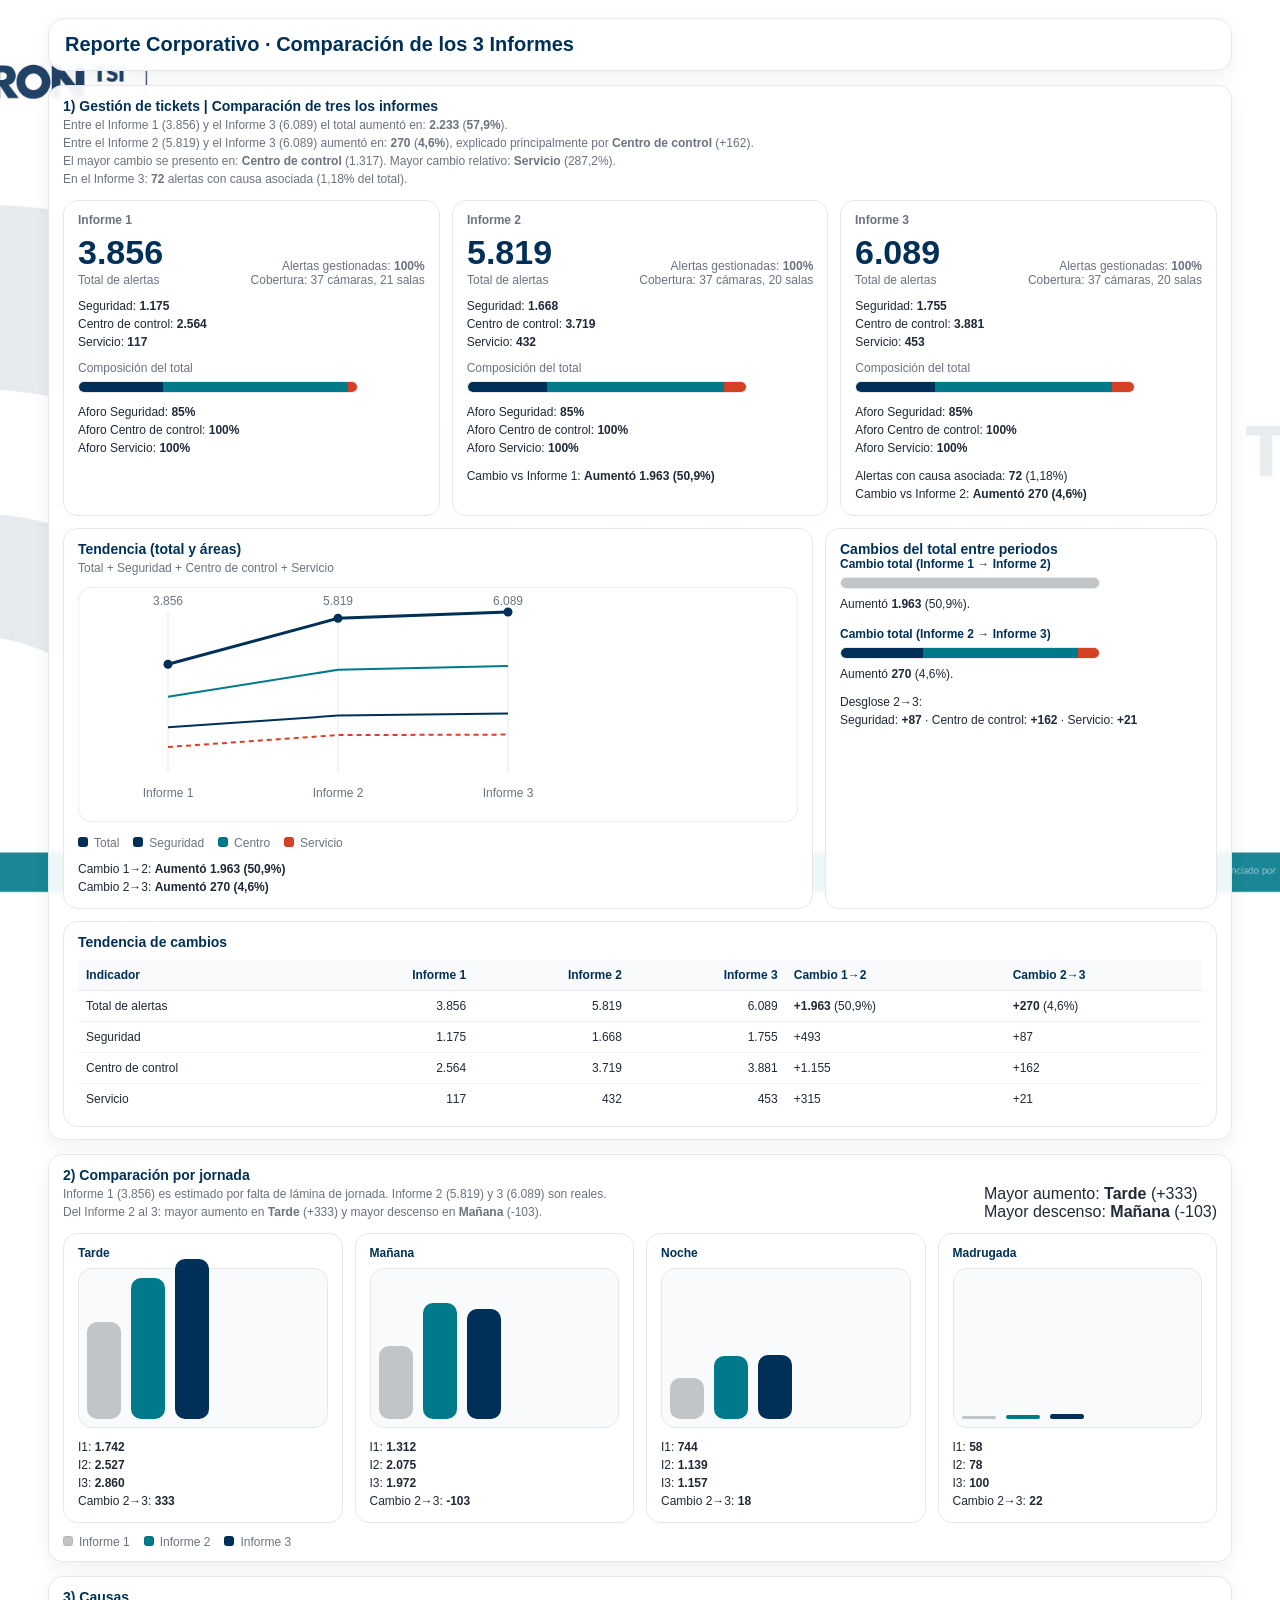
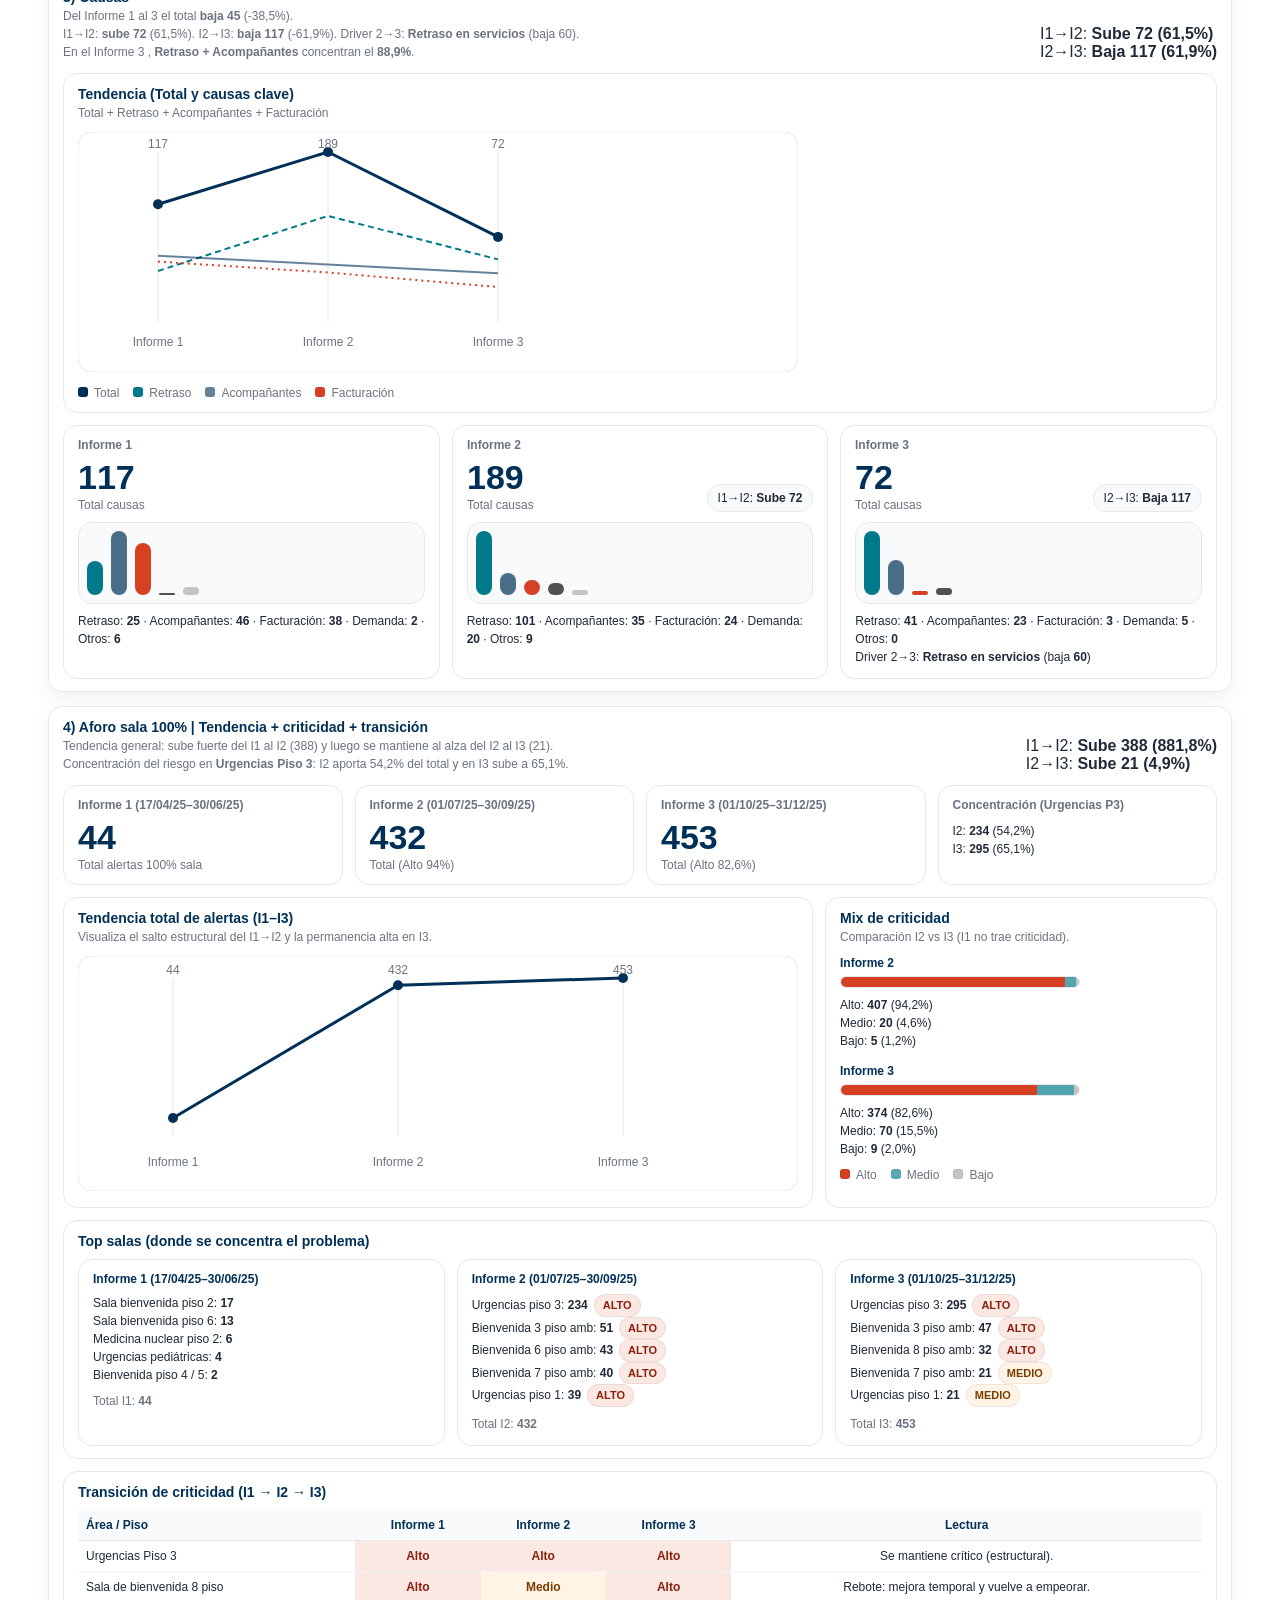
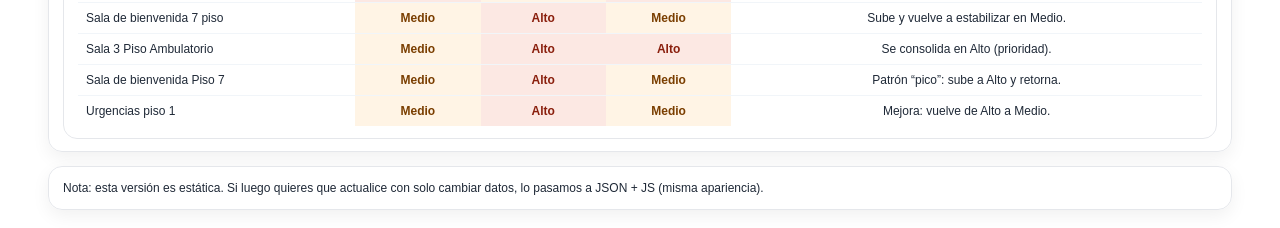
<file: SADES.HTML>
<!doctype html>
<html lang="es">
<head>
  <meta charset="utf-8" />
  <meta name="viewport" content="width=device-width, initial-scale=1" />
  <title>Reporte Corporativo · 3 Informes</title>

  <style>
    :root{
      --title:#003057;
      --bg:#ffffff;
      --text:#1f2937;
      --muted:#6b7280;
      --border:#e5e7eb;
      --surface:#f9fafb;
      --shadow:0 6px 18px rgba(0,0,0,.06);
      --r:16px;

      /* Paleta corporativa */
      --p-navy:#003057;
      --p-teal:#007A8A;
      --p-orange:#D64123;
      --p-gray:#C1C5C8;
      --p-lilac:#E5E1E6;

      /* Semáforo criticidad (suave) */
      --alto-bg:#FCE8E3; --alto-tx:#8A1F0D;
      --med-bg:#FFF4E5;  --med-tx:#7A3E00;
      --bajo-bg:#EAF6F3; --bajo-tx:#0B4B3F;
    }

    *{box-sizing:border-box}
    body{
      margin:0;
      font-family: Arial, sans-serif;
      background: var(--bg);
      color: var(--text);
    }

    .page{
      max-width: 1220px;
      margin: 0 auto;
      padding: 18px;
    }

    .page-header{
      display:flex;
      justify-content:space-between;
      align-items:flex-end;
      gap:12px;
      padding: 14px 16px;
      border:1px solid var(--border);
      border-radius: var(--r);
      box-shadow: var(--shadow);
      background:#fff;
    }

    .h-title{
      margin:0;
      font-size:20px;
      font-weight:800;
      color:var(--title);
    }

  

    .section{ margin-top:14px; }
    .section-title{
      font-size:14px;
      font-weight:800;
      color:var(--title);
      margin: 0 0 10px 0;
    }

    .card{
      background:#fff;
      border:1px solid var(--border);
      border-radius:14px;
      padding:12px 14px;
      box-shadow: var(--shadow);
    }

    .grid-3{display:grid; grid-template-columns:repeat(3, 1fr); gap:12px;}
    .grid-2{display:grid; grid-template-columns: 1.4fr 1fr; gap:12px;}
    .grid-4{display:grid; grid-template-columns:repeat(4, 1fr); gap:12px;}

    @media (max-width: 1020px){
      .grid-4{grid-template-columns:repeat(2,1fr);}
      .grid-3{grid-template-columns:1fr;}
      .grid-2{grid-template-columns:1fr;}
      .chiprow{justify-content:flex-start;}
    }

    .kpi{
      font-size:34px;
      font-weight:800;
      color:var(--title);
      line-height:1;
      margin-top:8px;
    }
    .kpi-label{
      font-size:12px;
      color:var(--muted);
      margin-top:4px;
    }

    .muted{color:var(--muted)}
    .note{font-size:12px; color:var(--text); line-height:1.5;}
    .lead{font-size:13px; line-height:1.55;}

    .bar-wrap{
      height:12px;
      border-radius:999px;
      overflow:hidden;
      background:#f3f4f6;
      border:1px solid var(--border);
      display:flex;
    }
    .bar-navy{background:var(--p-navy)}
    .bar-teal{background:var(--p-teal)}
    .bar-orange{background:var(--p-orange)}
    .bar-gray{background:var(--p-gray)}

    .legend{display:flex; gap:14px; flex-wrap:wrap; align-items:center; font-size:12px; color:var(--muted); margin-top:10px;}
    .dot{width:10px;height:10px;border-radius:3px;display:inline-block;border:1px solid rgba(0,0,0,.08); margin-right:6px;}

    table{
      width:100%;
      border-collapse:collapse;
      font-size:12px;
      margin-top:10px;
    }
    thead th{
      text-align:left;
      padding:8px;
      border-bottom:1px solid var(--border);
      background:var(--surface);
      color:var(--title);
      font-weight:800;
    }
    tbody td{
      padding:8px;
      border-bottom:1px solid #f1f5f9;
    }
    tbody tr:last-child td{border-bottom:0;}
    .num{text-align:right;}
    .center{text-align:center;}

    .pill{
      display:inline-block;
      padding:2px 8px;
      border-radius:999px;
      font-weight:800;
      font-size:11px;
      margin-left:6px;
      border:1px solid rgba(0,0,0,.06);
    }
    .pill.alto{ background:var(--alto-bg); color:var(--alto-tx); }
    .pill.med{ background:var(--med-bg); color:var(--med-tx); }
    .pill.bajo{ background:var(--bajo-bg); color:var(--bajo-tx); }

    .cell-alto{ background:var(--alto-bg); color:var(--alto-tx); font-weight:800; }
    .cell-med{ background:var(--med-bg); color:var(--med-tx); font-weight:800; }
    .cell-bajo{ background:var(--bajo-bg); color:var(--bajo-tx); font-weight:800; }

    /* Helpers */
    .row{display:flex; justify-content:space-between; gap:12px; align-items:flex-end;}
    .small{font-size:12px;}
    .tight{margin:0;}
    .panel-sub{font-size:12px; color:var(--muted); margin-top:2px; line-height:1.5;}
    .badge{
      font-size:12px;
      padding:6px 10px;
      border-radius:999px;
      border:1px solid var(--border);
      background:var(--surface);
      white-space:nowrap;
    }
    .wrap{flex-wrap:wrap}

    /* Fondo con marca de agua (sin afectar el contenido) */
body{
  position: relative;
  min-height: 100vh;
}

body::before{
  content:"";
  position: fixed;
  inset: 0;
  background-image: url("TABLERO-1920x1080-MARCA-DE-AGUA-BLANCO.jpg");
  background-size: cover;        /* llena la pantalla */
  background-position: center 30%;   /* centrada */
  background-repeat: no-repeat;
  opacity: 0.90;                 /* ajusta: 0.10 a 0.25 suele quedar bien */
  z-index: -1;                   /* queda detrás de todo */
}

/* Para que las tarjetas sigan viéndose limpias encima del fondo */
.card, .page-header{
  background: rgba(255,255,255,0.92);
  backdrop-filter: blur(2px);    /* opcional, se ve elegante */
}
  </style>
</head>


<body>
  <div class="page">

    <!-- HEADER -->
    <div class="page-header">
      <div>
        <h1 class="h-title">Reporte Corporativo · Comparación de los 3 Informes</h1>
      </div>
    </div>

    <!-- =========================================================
         PANEL 1: Gestión de tickets (3 informes)
         ========================================================= -->
    <section class="section">
      <div class="card">
        <div class="row wrap">
          <div>
            <div class="section-title tight">1) Gestión de tickets | Comparación de tres los informes</div>
            <div class="panel-sub">
              Entre el Informe 1 (3.856) y el Informe 3 (6.089) el total aumentó en: <b>2.233</b> (<b>57,9%</b>).<br/>
              Entre el Informe 2 (5.819) y el Informe 3 (6.089) aumentó en: <b>270</b> (<b>4,6%</b>), explicado principalmente por <b>Centro de control</b> (+162).<br/>
              El mayor cambio se presento en: <b>Centro de control</b> (1.317). Mayor cambio relativo: <b>Servicio</b> (287,2%).<br/>
              En el Informe 3: <b>72</b> alertas con causa asociada (1,18% del total).
            </div>
          </div>
        </div>

        <!-- Cards por informe -->
        <div class="grid-3" style="margin-top:12px;">
          <!-- I1 -->
          <div class="card" style="box-shadow:none;">
            <div class="row">
              <div>
                <div class="small muted"><b>Informe 1</b></div>
                <div class="kpi">3.856</div>
                <div class="kpi-label">Total de alertas</div>
              </div>
              <div class="small muted" style="text-align:right;">
                Alertas gestionadas: <b>100%</b><br/>
                Cobertura: 37 cámaras, 21 salas
              </div>
            </div>

            <div class="note" style="margin-top:10px;">
              Seguridad: <b>1.175</b><br/>
              Centro de control: <b>2.564</b><br/>
              Servicio: <b>117</b>
            </div>

            <div class="small muted" style="margin-top:10px;">Composición del total</div>
            <div class="bar-wrap" style="width:280px; margin-top:6px;">
              <div class="bar-navy" style="width:85px;"></div>
              <div class="bar-teal" style="width:186px;"></div>
              <div class="bar-orange" style="width:9px;"></div>
            </div>

            <div class="note" style="margin-top:10px;">
              Aforo Seguridad: <b>85%</b><br/>
              Aforo Centro de control: <b>100%</b><br/>
              Aforo Servicio: <b>100%</b>
            </div>
          </div>

          <!-- I2 -->
          <div class="card" style="box-shadow:none;">
            <div class="row">
              <div>
                <div class="small muted"><b>Informe 2</b></div>
                <div class="kpi">5.819</div>
                <div class="kpi-label">Total de alertas</div>
              </div>
              <div class="small muted" style="text-align:right;">
                Alertas gestionadas: <b>100%</b><br/>
                Cobertura: 37 cámaras, 20 salas
              </div>
            </div>

            <div class="note" style="margin-top:10px;">
              Seguridad: <b>1.668</b><br/>
              Centro de control: <b>3.719</b><br/>
              Servicio: <b>432</b>
            </div>

            <div class="small muted" style="margin-top:10px;">Composición del total</div>
            <div class="bar-wrap" style="width:280px; margin-top:6px;">
              <div class="bar-navy" style="width:80px;"></div>
              <div class="bar-teal" style="width:178px;"></div>
              <div class="bar-orange" style="width:22px;"></div>
            </div>

            <div class="note" style="margin-top:10px;">
              Aforo Seguridad: <b>85%</b><br/>
              Aforo Centro de control: <b>100%</b><br/>
              Aforo Servicio: <b>100%</b>
            </div>

            <div class="note" style="margin-top:10px;">
              Cambio vs Informe 1: <b>Aumentó 1.963 (50,9%)</b>
            </div>
          </div>

          <!-- I3 -->
          <div class="card" style="box-shadow:none;">
            <div class="row">
              <div>
                <div class="small muted"><b>Informe 3</b></div>
                <div class="kpi">6.089</div>
                <div class="kpi-label">Total de alertas</div>
              </div>
              <div class="small muted" style="text-align:right;">
                Alertas gestionadas: <b>100%</b><br/>
                Cobertura: 37 cámaras, 20 salas
              </div>
            </div>

            <div class="note" style="margin-top:10px;">
              Seguridad: <b>1.755</b><br/>
              Centro de control: <b>3.881</b><br/>
              Servicio: <b>453</b>
            </div>

            <div class="small muted" style="margin-top:10px;">Composición del total</div>
            <div class="bar-wrap" style="width:280px; margin-top:6px;">
              <div class="bar-navy" style="width:80px;"></div>
              <div class="bar-teal" style="width:178px;"></div>
              <div class="bar-orange" style="width:22px;"></div>
            </div>

            <div class="note" style="margin-top:10px;">
              Aforo Seguridad: <b>85%</b><br/>
              Aforo Centro de control: <b>100%</b><br/>
              Aforo Servicio: <b>100%</b>
            </div>

            <div class="note" style="margin-top:10px;">
              Alertas con causa asociada: <b>72</b> (1,18%)<br/>
              Cambio vs Informe 2: <b>Aumentó 270 (4,6%)</b>
            </div>
          </div>
        </div>

        <!-- Gráficas -->
        <div class="grid-2" style="margin-top:12px;">
          <!-- Tendencia -->
          <div class="card" style="box-shadow:none;">
            <div class="section-title tight">Tendencia (total y áreas)</div>
            <div class="panel-sub">Total + Seguridad + Centro de control + Servicio</div>

            <svg width="720" height="235" viewBox="0 0 720 235" style="margin-top:10px;">
              <rect x="0" y="0" width="720" height="235" rx="14" fill="#ffffff" stroke="#e5e7eb"></rect>

              <line x1="90" y1="25" x2="90" y2="185" stroke="#e5e7eb"></line>
              <line x1="260" y1="25" x2="260" y2="185" stroke="#e5e7eb"></line>
              <line x1="430" y1="25" x2="430" y2="185" stroke="#e5e7eb"></line>

              <!-- Líneas -->
              <polyline points="90,140.2 260,128.6 430,126.6" fill="none" stroke="#003057" stroke-width="2"></polyline>
              <polyline points="90,109.8 260,82.8 430,79.0" fill="none" stroke="#007A8A" stroke-width="2"></polyline>
              <polyline points="90,160.0 260,148.1 430,147.6" fill="none" stroke="#D64123" stroke-width="2" stroke-dasharray="5 4"></polyline>
              <polyline points="90,77.3 260,31.3 430,25.0" fill="none" stroke="#003057" stroke-width="3"></polyline>

              <!-- Puntos total -->
              <circle cx="90" cy="77.3" r="4.5" fill="#003057"></circle>
              <circle cx="260" cy="31.3" r="4.5" fill="#003057"></circle>
              <circle cx="430" cy="25.0" r="4.5" fill="#003057"></circle>

              <!-- Labels -->
              <text x="90" y="210" font-size="12" fill="#6b7280" text-anchor="middle">Informe 1</text>
              <text x="260" y="210" font-size="12" fill="#6b7280" text-anchor="middle">Informe 2</text>
              <text x="430" y="210" font-size="12" fill="#6b7280" text-anchor="middle">Informe 3</text>

              <text x="90" y="18" font-size="12" fill="#6b7280" text-anchor="middle">3.856</text>
              <text x="260" y="18" font-size="12" fill="#6b7280" text-anchor="middle">5.819</text>
              <text x="430" y="18" font-size="12" fill="#6b7280" text-anchor="middle">6.089</text>
            </svg>

            <div class="legend">
              <span><span class="dot" style="background:var(--p-navy);"></span>Total</span>
              <span><span class="dot" style="background:var(--p-navy);"></span>Seguridad</span>
              <span><span class="dot" style="background:var(--p-teal);"></span>Centro</span>
              <span><span class="dot" style="background:var(--p-orange);"></span>Servicio</span>
            </div>

            <div class="note" style="margin-top:10px;">
              Cambio 1→2: <b>Aumentó 1.963 (50,9%)</b><br/>
              Cambio 2→3: <b>Aumentó 270 (4,6%)</b>
            </div>
          </div>

          <!-- Cambios -->
          <div class="card" style="box-shadow:none;">
            <div class="section-title tight">Cambios del total entre periodos</div>
            

            <div class="small" style="font-weight:800; color:var(--title);">Cambio total (Informe 1 → Informe 2)</div>
            <div class="bar-wrap" style="width:260px; margin-top:6px;">
              <div class="bar-gray" style="width:260px;"></div>
            </div>
            <div class="note" style="margin-top:6px;">Aumentó <b>1.963</b> (50,9%).</div>

            <div class="small" style="font-weight:800; color:var(--title); margin-top:14px;">Cambio total (Informe 2 → Informe 3)</div>
            <div class="bar-wrap" style="width:260px; margin-top:6px;">
              <div class="bar-navy" style="width:83px;"></div>
              <div class="bar-teal" style="width:156px;"></div>
              <div class="bar-orange" style="width:21px;"></div>
            </div>
            <div class="note" style="margin-top:6px;">Aumentó <b>270</b> (4,6%).</div>

            <div class="note" style="margin-top:10px;">
              Desglose 2→3:<br/>
              Seguridad: <b>+87</b> · Centro de control: <b>+162</b> · Servicio: <b>+21</b>
            </div>
          </div>
        </div>

        <!-- Tabla resumen -->
        <div class="card" style="margin-top:12px; box-shadow:none;">
          <div class="section-title tight">Tendencia de cambios</div>
          <table>
            <thead>
              <tr>
                <th>Indicador</th>
                <th class="num">Informe 1</th>
                <th class="num">Informe 2</th>
                <th class="num">Informe 3</th>
                <th>Cambio 1→2</th>
                <th>Cambio 2→3</th>
              </tr>
            </thead>
            <tbody>
              <tr>
                <td>Total de alertas</td>
                <td class="num">3.856</td>
                <td class="num">5.819</td>
                <td class="num">6.089</td>
                <td><b>+1.963</b> (50,9%)</td>
                <td><b>+270</b> (4,6%)</td>
              </tr>
              <tr>
                <td>Seguridad</td>
                <td class="num">1.175</td>
                <td class="num">1.668</td>
                <td class="num">1.755</td>
                <td>+493</td>
                <td>+87</td>
              </tr>
              <tr>
                <td>Centro de control</td>
                <td class="num">2.564</td>
                <td class="num">3.719</td>
                <td class="num">3.881</td>
                <td>+1.155</td>
                <td>+162</td>
              </tr>
              <tr>
                <td>Servicio</td>
                <td class="num">117</td>
                <td class="num">432</td>
                <td class="num">453</td>
                <td>+315</td>
                <td>+21</td>
              </tr>
            </tbody>
          </table>
        </div>

      </div>
    </section>

    <!-- =========================================================
         PANEL 2: Columnas por jornada (3 informes)
         ========================================================= -->
    <section class="section">
      <div class="card">
        <div class="row wrap">
          <div>
            <div class="section-title tight">2) Comparación por jornada </div>
            <div class="panel-sub">
              Informe 1 (3.856) es estimado por falta de lámina de jornada. Informe 2 (5.819) y 3 (6.089) son reales.<br/>
              Del Informe 2 al 3: mayor aumento en <b>Tarde</b> (+333) y mayor descenso en <b>Mañana</b> (-103).
            </div>
          </div>
          <div class="chiprow">
            <div class="chip">Mayor aumento: <b>Tarde</b> (+333)</div>
            <div class="chip">Mayor descenso: <b>Mañana</b> (-103)</div>
          </div>
        </div>

        <div class="grid-4" style="margin-top:12px;">
          <!-- Tarde -->
          <div class="card" style="box-shadow:none;">
            <div class="small" style="font-weight:800; color:var(--title);">Tarde</div>
            <div style="height:160px; display:flex; align-items:flex-end; gap:10px; padding:8px; border:1px solid var(--border); border-radius:14px; background:var(--surface); margin-top:8px;">
              <div style="width:34px; height:97px; background:var(--p-gray); border-radius:10px;"></div>
              <div style="width:34px; height:141px; background:var(--p-teal); border-radius:10px;"></div>
              <div style="width:34px; height:160px; background:var(--p-navy); border-radius:10px;"></div>
            </div>
            <div class="note" style="margin-top:10px;">
              I1: <b>1.742</b><br/>
              I2: <b>2.527</b><br/>
              I3: <b>2.860</b><br/>
              Cambio 2→3: <b> 333</b>
            </div>
          </div>

          <!-- Mañana -->
          <div class="card" style="box-shadow:none;">
            <div class="small" style="font-weight:800; color:var(--title);">Mañana</div>
            <div style="height:160px; display:flex; align-items:flex-end; gap:10px; padding:8px; border:1px solid var(--border); border-radius:14px; background:var(--surface); margin-top:8px;">
              <div style="width:34px; height:73px; background:var(--p-gray); border-radius:10px;"></div>
              <div style="width:34px; height:116px; background:var(--p-teal); border-radius:10px;"></div>
              <div style="width:34px; height:110px; background:var(--p-navy); border-radius:10px;"></div>
            </div>
            <div class="note" style="margin-top:10px;">
              I1: <b>1.312</b><br/>
              I2: <b>2.075</b><br/>
              I3: <b>1.972</b><br/>
              Cambio 2→3: <b>-103</b>
            </div>
          </div>

          <!-- Noche -->
          <div class="card" style="box-shadow:none;">
            <div class="small" style="font-weight:800; color:var(--title);">Noche</div>
            <div style="height:160px; display:flex; align-items:flex-end; gap:10px; padding:8px; border:1px solid var(--border); border-radius:14px; background:var(--surface); margin-top:8px;">
              <div style="width:34px; height:41px; background:var(--p-gray); border-radius:10px;"></div>
              <div style="width:34px; height:63px; background:var(--p-teal); border-radius:10px;"></div>
              <div style="width:34px; height:64px; background:var(--p-navy); border-radius:10px;"></div>
            </div>
            <div class="note" style="margin-top:10px;">
              I1: <b>744</b><br/>
              I2: <b>1.139</b><br/>
              I3: <b>1.157</b><br/>
              Cambio 2→3: <b>18</b>
            </div>
          </div>

          <!-- Madrugada -->
          <div class="card" style="box-shadow:none;">
            <div class="small" style="font-weight:800; color:var(--title);">Madrugada</div>
            <div style="height:160px; display:flex; align-items:flex-end; gap:10px; padding:8px; border:1px solid var(--border); border-radius:14px; background:var(--surface); margin-top:8px;">
              <div style="width:34px; height:3px; background:var(--p-gray); border-radius:10px;"></div>
              <div style="width:34px; height:4px; background:var(--p-teal); border-radius:10px;"></div>
              <div style="width:34px; height:5px; background:var(--p-navy); border-radius:10px;"></div>
            </div>
            <div class="note" style="margin-top:10px;">
              I1: <b>58</b><br/>
              I2: <b>78</b><br/>
              I3: <b>100</b><br/>
              Cambio 2→3: <b>22</b>
            </div>
          </div>
        </div>

        <div class="legend" style="margin-top:12px;">
          <span><span class="dot" style="background:var(--p-gray);"></span>Informe 1</span>
          <span><span class="dot" style="background:var(--p-teal);"></span>Informe 2</span>
          <span><span class="dot" style="background:var(--p-navy);"></span>Informe 3</span>
        </div>
      </div>
    </section>

    <!-- =========================================================
         PANEL 3: Causas (3 informes)
         ========================================================= -->
    <section class="section">
      <div class="card">
        <div class="row wrap">
          <div>
            <div class="section-title tight">3) Causas </div>
            <div class="panel-sub">
              Del Informe 1 al 3 el total <b>baja 45</b> (-38,5%).<br/>
              I1→I2: <b>sube 72</b> (61,5%). I2→I3: <b>baja 117</b> (-61,9%). Driver 2→3: <b>Retraso en servicios</b> (baja 60).<br/>
              En el Informe 3 , <b>Retraso + Acompañantes</b> concentran el <b>88,9%</b>.
            </div>
          </div>
          <div class="chiprow">
            <div class="chip">I1→I2: <b>Sube 72 (61,5%)</b></div>
            <div class="chip">I2→I3: <b>Baja 117 (61,9%)</b></div>
          </div>
        </div>

        <!-- Tendencia -->
        <div class="card" style="margin-top:12px; box-shadow:none;">
          <div class="section-title tight">Tendencia (Total y causas clave)</div>
          <div class="panel-sub">Total + Retraso + Acompañantes + Facturación</div>

          <svg width="720" height="240" viewBox="0 0 720 240" style="margin-top:10px;">
            <rect x="0" y="0" width="720" height="240" rx="14" fill="#ffffff" stroke="#e5e7eb"></rect>

            <line x1="80" y1="20" x2="80" y2="190" stroke="#e5e7eb"></line>
            <line x1="250" y1="20" x2="250" y2="190" stroke="#e5e7eb"></line>
            <line x1="420" y1="20" x2="420" y2="190" stroke="#e5e7eb"></line>

            <polyline points="80,72.3 250,20.0 420,104.9" fill="none" stroke="#003057" stroke-width="3"></polyline>
            <polyline points="80,139.0 250,83.9 420,127.4" fill="none" stroke="#007A8A" stroke-width="2" stroke-dasharray="6 4"></polyline>
            <polyline points="80,123.8 250,132.5 420,141.2" fill="none" stroke="#003057" stroke-width="2" opacity="0.6"></polyline>
            <polyline points="80,129.6 250,140.5 420,155.0" fill="none" stroke="#D64123" stroke-width="2" stroke-dasharray="2 4"></polyline>

            <circle cx="80" cy="72.3" r="5" fill="#003057"></circle>
            <circle cx="250" cy="20.0" r="5" fill="#003057"></circle>
            <circle cx="420" cy="104.9" r="5" fill="#003057"></circle>

            <text x="80" y="214" font-size="12" fill="#6b7280" text-anchor="middle">Informe 1</text>
            <text x="250" y="214" font-size="12" fill="#6b7280" text-anchor="middle">Informe 2</text>
            <text x="420" y="214" font-size="12" fill="#6b7280" text-anchor="middle">Informe 3</text>

            <text x="80" y="16" font-size="12" fill="#6b7280" text-anchor="middle">117</text>
            <text x="250" y="16" font-size="12" fill="#6b7280" text-anchor="middle">189</text>
            <text x="420" y="16" font-size="12" fill="#6b7280" text-anchor="middle">72</text>
          </svg>

          <div class="legend">
            <span><span class="dot" style="background:var(--p-navy);"></span>Total</span>
            <span><span class="dot" style="background:var(--p-teal);"></span>Retraso</span>
            <span><span class="dot" style="background:var(--p-navy); opacity:.6;"></span>Acompañantes</span>
            <span><span class="dot" style="background:var(--p-orange);"></span>Facturación</span>
          </div>
        </div>

        <!-- Mini cards -->
        <div class="grid-3" style="margin-top:12px;">
          <!-- I1 -->
          <div class="card" style="box-shadow:none;">
            <div class="row">
              <div>
                <div class="small muted"><b>Informe 1</b></div>
                <div class="kpi">117</div>
                <div class="kpi-label">Total causas</div>
              </div>
            </div>

            <div style="display:flex; align-items:flex-end; gap:8px; height:82px; margin-top:10px; padding:8px; border:1px solid var(--border); border-radius:14px; background:var(--surface);">
              <div style="width:16px; height:34px; background:var(--p-teal); border-radius:8px;" title="Retraso"></div>
              <div style="width:16px; height:64px; background:var(--p-navy); opacity:.7; border-radius:8px;" title="Acompañantes"></div>
              <div style="width:16px; height:52px; background:var(--p-orange); border-radius:8px;" title="Facturación"></div>
              <div style="width:16px; height:2px; background:#515151; border-radius:8px;" title="Demanda"></div>
              <div style="width:16px; height:8px; background:var(--p-gray); border-radius:8px;" title="Otros"></div>
            </div>

            <div class="note" style="margin-top:8px;">
              Retraso: <b>25</b> · Acompañantes: <b>46</b> · Facturación: <b>38</b> · Demanda: <b>2</b> · Otros: <b>6</b>
            </div>
          </div>

          <!-- I2 -->
          <div class="card" style="box-shadow:none;">
            <div class="row wrap">
              <div>
                <div class="small muted"><b>Informe 2</b></div>
                <div class="kpi">189</div>
                <div class="kpi-label">Total causas</div>
              </div>
              <div class="badge">I1→I2: <b>Sube 72</b></div>
            </div>

            <div style="display:flex; align-items:flex-end; gap:8px; height:82px; margin-top:10px; padding:8px; border:1px solid var(--border); border-radius:14px; background:var(--surface);">
              <div style="width:16px; height:64px; background:var(--p-teal); border-radius:8px;"></div>
              <div style="width:16px; height:22px; background:var(--p-navy); opacity:.7; border-radius:8px;"></div>
              <div style="width:16px; height:15px; background:var(--p-orange); border-radius:8px;"></div>
              <div style="width:16px; height:12px; background:#515151; border-radius:8px;"></div>
              <div style="width:16px; height:5px; background:var(--p-gray); border-radius:8px;"></div>
            </div>

            <div class="note" style="margin-top:8px;">
              Retraso: <b>101</b> · Acompañantes: <b>35</b> · Facturación: <b>24</b> · Demanda: <b>20</b> · Otros: <b>9</b>
            </div>
          </div>

          <!-- I3 -->
          <div class="card" style="box-shadow:none;">
            <div class="row wrap">
              <div>
                <div class="small muted"><b>Informe 3</b></div>
                <div class="kpi">72</div>
                <div class="kpi-label">Total causas</div>
              </div>
              <div class="badge">I2→I3: <b>Baja 117</b></div>
            </div>

            <div style="display:flex; align-items:flex-end; gap:8px; height:82px; margin-top:10px; padding:8px; border:1px solid var(--border); border-radius:14px; background:var(--surface);">
              <div style="width:16px; height:64px; background:var(--p-teal); border-radius:8px;"></div>
              <div style="width:16px; height:35px; background:var(--p-navy); opacity:.7; border-radius:8px;"></div>
              <div style="width:16px; height:4px; background:var(--p-orange); border-radius:8px;"></div>
              <div style="width:16px; height:7px; background:#515151; border-radius:8px;"></div>
              <div style="width:16px; height:0px; background:var(--p-gray); border-radius:8px;"></div>
            </div>

            <div class="note" style="margin-top:8px;">
              Retraso: <b>41</b> · Acompañantes: <b>23</b> · Facturación: <b>3</b> · Demanda: <b>5</b> · Otros: <b>0</b><br/>
              Driver 2→3: <b>Retraso en servicios</b> (baja <b>60</b>)
            </div>
          </div>
        </div>
      </div>
    </section>

    <!-- =========================================================
         PANEL 4: Aforo sala 100% (3 informes)
         ========================================================= -->
    <section class="section">
      <div class="card">
        <div class="row wrap">
          <div>
            <div class="section-title tight">4) Aforo sala 100% | Tendencia + criticidad + transición</div>
            <div class="panel-sub">
              Tendencia general: sube fuerte del I1 al I2 (388) y luego se mantiene al alza del I2 al I3 (21).<br/>
              Concentración del riesgo en <b>Urgencias Piso 3</b>: I2 aporta 54,2% del total y en I3 sube a 65,1%.<br/>
            </div>
          </div>
          <div class="chiprow">
            <div class="chip">I1→I2: <b>Sube 388 (881,8%)</b></div>
            <div class="chip">I2→I3: <b>Sube 21 (4,9%)</b></div>
          </div>
        </div>

        <!-- KPIs -->
        <div class="grid-4" style="margin-top:12px;">
          <div class="card" style="box-shadow:none;">
            <div class="small muted"><b>Informe 1 (17/04/25–30/06/25)</b></div>
            <div class="kpi">44</div>
            <div class="kpi-label">Total alertas 100% sala</div>
          </div>

          <div class="card" style="box-shadow:none;">
            <div class="small muted"><b>Informe 2 (01/07/25–30/09/25)</b></div>
            <div class="kpi">432</div>
            <div class="kpi-label">Total (Alto 94%)</div>
          </div>

          <div class="card" style="box-shadow:none;">
            <div class="small muted"><b>Informe 3 (01/10/25–31/12/25)</b></div>
            <div class="kpi">453</div>
            <div class="kpi-label">Total (Alto 82,6%)</div>
          </div>

          <div class="card" style="box-shadow:none;">
            <div class="small muted"><b>Concentración (Urgencias P3)</b></div>
            <div class="note" style="margin-top:10px;">
              I2: <b>234</b> (54,2%)<br/>
              I3: <b>295</b> (65,1%)
            </div>
          </div>
        </div>

        <!-- Tendencia + Mix -->
        <div class="grid-2" style="margin-top:12px;">
          <!-- Tendencia -->
          <div class="card" style="box-shadow:none;">
            <div class="section-title tight">Tendencia total de alertas (I1–I3)</div>
            <div class="panel-sub">Visualiza el salto estructural del I1→I2 y la permanencia alta en I3.</div>

            <svg width="720" height="235" viewBox="0 0 720 235" style="margin-top:10px;">
              <rect x="0" y="0" width="720" height="235" rx="14" fill="#ffffff" stroke="#e5e7eb"></rect>
              <line x1="95" y1="22" x2="95" y2="180" stroke="#e5e7eb"></line>
              <line x1="320" y1="22" x2="320" y2="180" stroke="#e5e7eb"></line>
              <line x1="545" y1="22" x2="545" y2="180" stroke="#e5e7eb"></line>

              <polyline points="95,162.0 320,29.2 545,22.0" fill="none" stroke="#003057" stroke-width="3"></polyline>
              <circle cx="95" cy="162.0" r="5" fill="#003057"></circle>
              <circle cx="320" cy="29.2" r="5" fill="#003057"></circle>
              <circle cx="545" cy="22.0" r="5" fill="#003057"></circle>

              <text x="95" y="210" font-size="12" fill="#6b7280" text-anchor="middle">Informe 1</text>
              <text x="320" y="210" font-size="12" fill="#6b7280" text-anchor="middle">Informe 2</text>
              <text x="545" y="210" font-size="12" fill="#6b7280" text-anchor="middle">Informe 3</text>

              <text x="95" y="18" font-size="12" fill="#6b7280" text-anchor="middle">44</text>
              <text x="320" y="18" font-size="12" fill="#6b7280" text-anchor="middle">432</text>
              <text x="545" y="18" font-size="12" fill="#6b7280" text-anchor="middle">453</text>
            </svg>
          </div>

          <!-- Mix -->
          <div class="card" style="box-shadow:none;">
            <div class="section-title tight">Mix de criticidad</div>
            <div class="panel-sub">Comparación I2 vs I3 (I1 no trae criticidad).</div>

            <div class="small" style="font-weight:800; color:var(--title); margin-top:10px;">Informe 2</div>
            <div class="bar-wrap" style="width:240px; margin-top:6px;">
              <div class="bar-orange" style="width:226px;"></div>
              <div class="bar-teal" style="width:11px; opacity:.65;"></div>
              <div class="bar-gray" style="width:3px;"></div>
            </div>
            <div class="note" style="margin-top:8px;">
              Alto: <b>407</b> (94,2%)<br/>
              Medio: <b>20</b> (4,6%)<br/>
              Bajo: <b>5</b> (1,2%)
            </div>

            <div class="small" style="font-weight:800; color:var(--title); margin-top:14px;">Informe 3</div>
            <div class="bar-wrap" style="width:240px; margin-top:6px;">
              <div class="bar-orange" style="width:198px;"></div>
              <div class="bar-teal" style="width:37px; opacity:.65;"></div>
              <div class="bar-gray" style="width:5px;"></div>
            </div>
            <div class="note" style="margin-top:8px;">
              Alto: <b>374</b> (82,6%)<br/>
              Medio: <b>70</b> (15,5%)<br/>
              Bajo: <b>9</b> (2,0%)
            </div>

            <div class="legend">
              <span><span class="dot" style="background:var(--p-orange);"></span>Alto</span>
              <span><span class="dot" style="background:var(--p-teal); opacity:.65;"></span>Medio</span>
              <span><span class="dot" style="background:var(--p-gray);"></span>Bajo</span>
            </div>
          </div>
        </div>

        <!-- Top salas -->
        <div class="card" style="margin-top:12px; box-shadow:none;">
          <div class="section-title tight">Top salas (donde se concentra el problema)</div>

          <div class="grid-3" style="margin-top:10px;">
            <div class="card" style="box-shadow:none;">
              <div class="small" style="font-weight:800; color:var(--title);">Informe 1 (17/04/25–30/06/25)</div>
              <div class="note" style="margin-top:8px;">
                Sala bienvenida piso 2: <b>17</b><br/>
                Sala bienvenida piso 6: <b>13</b><br/>
                Medicina nuclear piso 2: <b>6</b><br/>
                Urgencias pediátricas: <b>4</b><br/>
                Bienvenida piso 4 / 5: <b>2</b>
              </div>
              <div class="panel-sub" style="margin-top:8px;">Total I1: <b>44</b></div>
            </div>

            <div class="card" style="box-shadow:none;">
              <div class="small" style="font-weight:800; color:var(--title);">Informe 2 (01/07/25–30/09/25)</div>
              <div class="note" style="margin-top:8px;">
                Urgencias piso 3: <b>234</b><span class="pill alto">ALTO</span><br/>
                Bienvenida 3 piso amb: <b>51</b><span class="pill alto">ALTO</span><br/>
                Bienvenida 6 piso amb: <b>43</b><span class="pill alto">ALTO</span><br/>
                Bienvenida 7 piso amb: <b>40</b><span class="pill alto">ALTO</span><br/>
                Urgencias piso 1: <b>39</b><span class="pill alto">ALTO</span>
              </div>
              <div class="panel-sub" style="margin-top:8px;">Total I2: <b>432</b></div>
            </div>

            <div class="card" style="box-shadow:none;">
              <div class="small" style="font-weight:800; color:var(--title);">Informe 3 (01/10/25–31/12/25)</div>
              <div class="note" style="margin-top:8px;">
                Urgencias piso 3: <b>295</b><span class="pill alto">ALTO</span><br/>
                Bienvenida 3 piso amb: <b>47</b><span class="pill alto">ALTO</span><br/>
                Bienvenida 8 piso amb: <b>32</b><span class="pill alto">ALTO</span><br/>
                Bienvenida 7 piso amb: <b>21</b><span class="pill med">MEDIO</span><br/>
                Urgencias piso 1: <b>21</b><span class="pill med">MEDIO</span>
              </div>
              <div class="panel-sub" style="margin-top:8px;">Total I3: <b>453</b></div>
            </div>
          </div>
        </div>

        <!-- Transición -->
        <div class="card" style="margin-top:12px; box-shadow:none;">
          <div class="section-title tight">Transición de criticidad (I1 → I2 → I3)</div>

          <table>
            <thead>
              <tr>
                <th>Área / Piso</th>
                <th class="center">Informe 1</th>
                <th class="center">Informe 2</th>
                <th class="center">Informe 3</th>
                <th class="center">Lectura</th>
              </tr>
            </thead>
            <tbody>
              <tr>
                <td>Urgencias Piso 3</td>
                <td class="center cell-alto">Alto</td>
                <td class="center cell-alto">Alto</td>
                <td class="center cell-alto">Alto</td>
                <td class="center">Se mantiene crítico (estructural).</td>
              </tr>
              <tr>
                <td>Sala de bienvenida 8 piso</td>
                <td class="center cell-alto">Alto</td>
                <td class="center cell-med">Medio</td>
                <td class="center cell-alto">Alto</td>
                <td class="center">Rebote: mejora temporal y vuelve a empeorar.</td>
              </tr>
              <tr>
                <td>Sala de bienvenida 7 piso</td>
                <td class="center cell-med">Medio</td>
                <td class="center cell-alto">Alto</td>
                <td class="center cell-med">Medio</td>
                <td class="center">Sube y vuelve a estabilizar en Medio.</td>
              </tr>
              <tr>
                <td>Sala 3 Piso Ambulatorio</td>
                <td class="center cell-med">Medio</td>
                <td class="center cell-alto">Alto</td>
                <td class="center cell-alto">Alto</td>
                <td class="center">Se consolida en Alto (prioridad).</td>
              </tr>
              <tr>
                <td>Sala de bienvenida Piso 7</td>
                <td class="center cell-med">Medio</td>
                <td class="center cell-alto">Alto</td>
                <td class="center cell-med">Medio</td>
                <td class="center">Patrón “pico”: sube a Alto y retorna.</td>
              </tr>
              <tr>
                <td>Urgencias piso 1</td>
                <td class="center cell-med">Medio</td>
                <td class="center cell-alto">Alto</td>
                <td class="center cell-med">Medio</td>
                <td class="center">Mejora: vuelve de Alto a Medio.</td>
              </tr>
            </tbody>
          </table>
        </div>

      </div>
    </section>

    <!-- FOOTER -->
    <section class="section">
      <div class="card">
        <div class="note muted">
          Nota: esta versión es estática. Si luego quieres que actualice con solo cambiar datos, lo pasamos a JSON + JS (misma apariencia).
        </div>
      </div>
    </section>

  </div>
</body>
</html>
</file>
